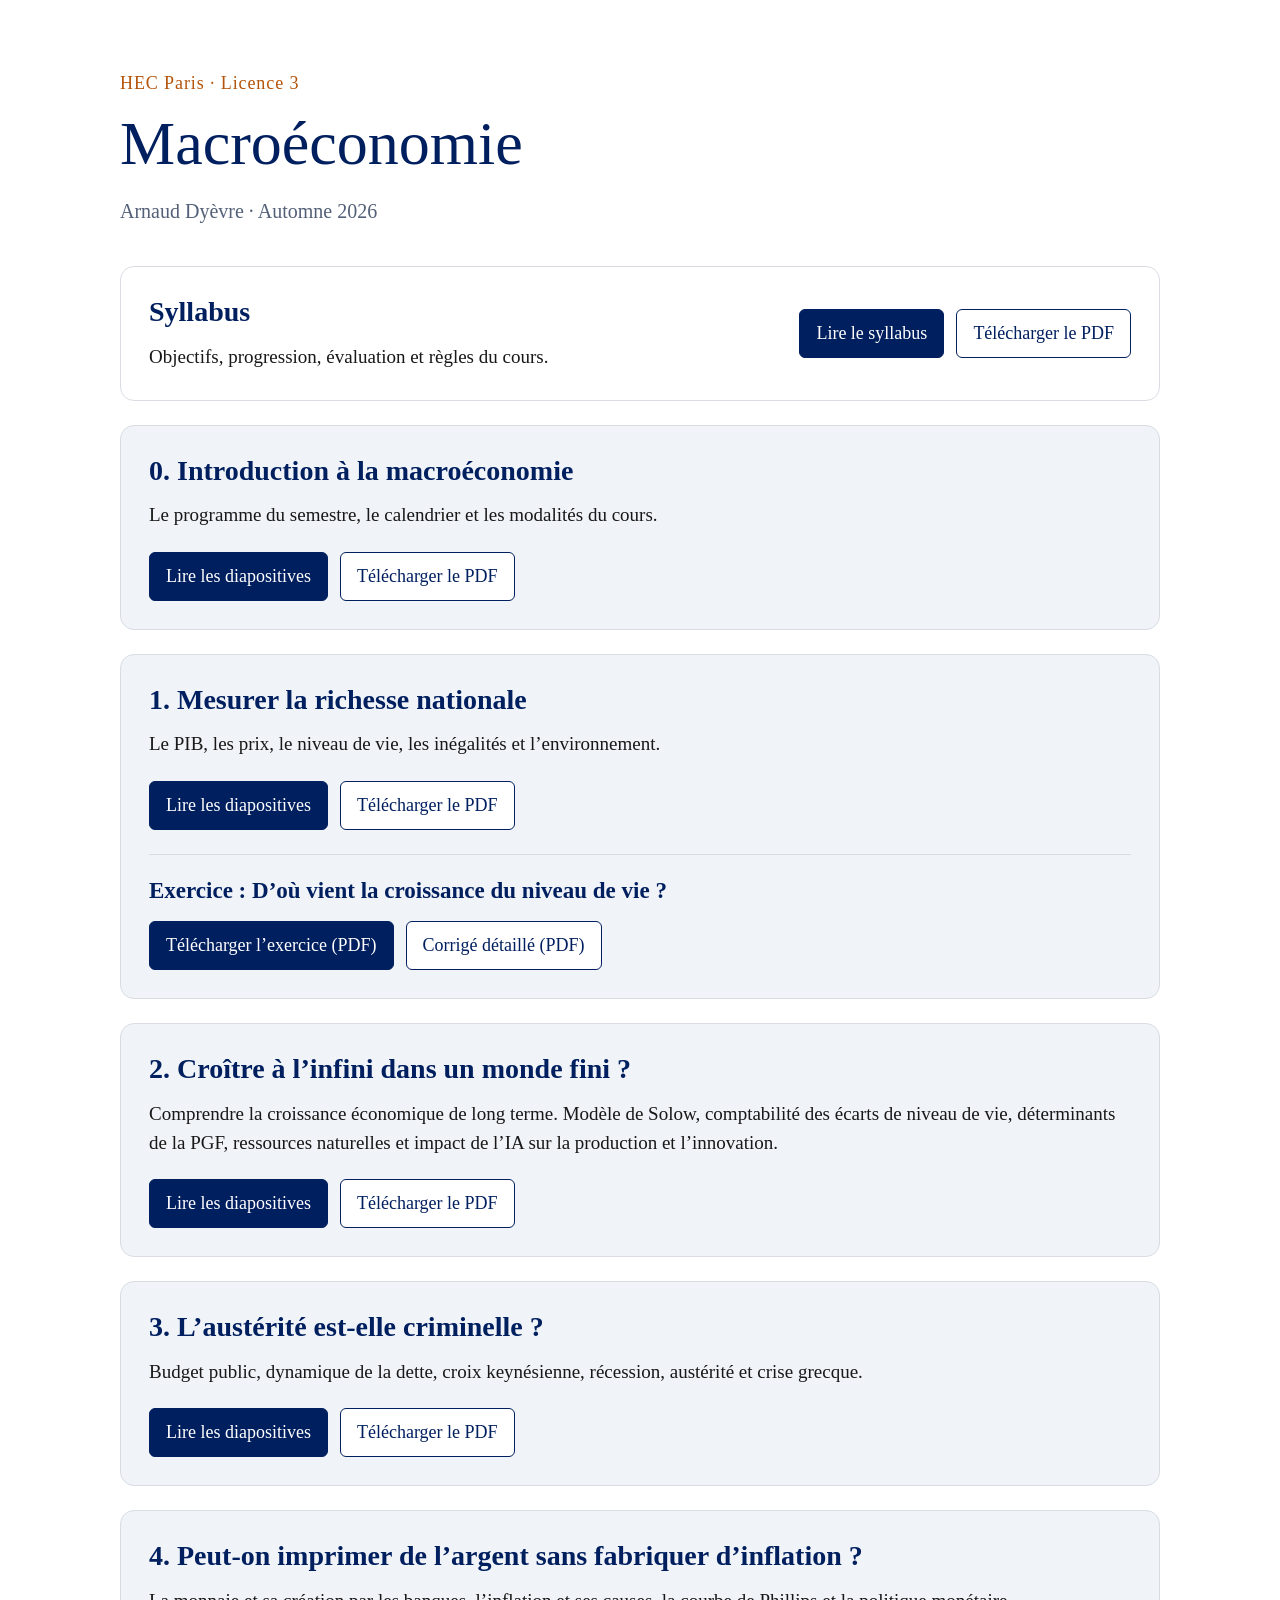
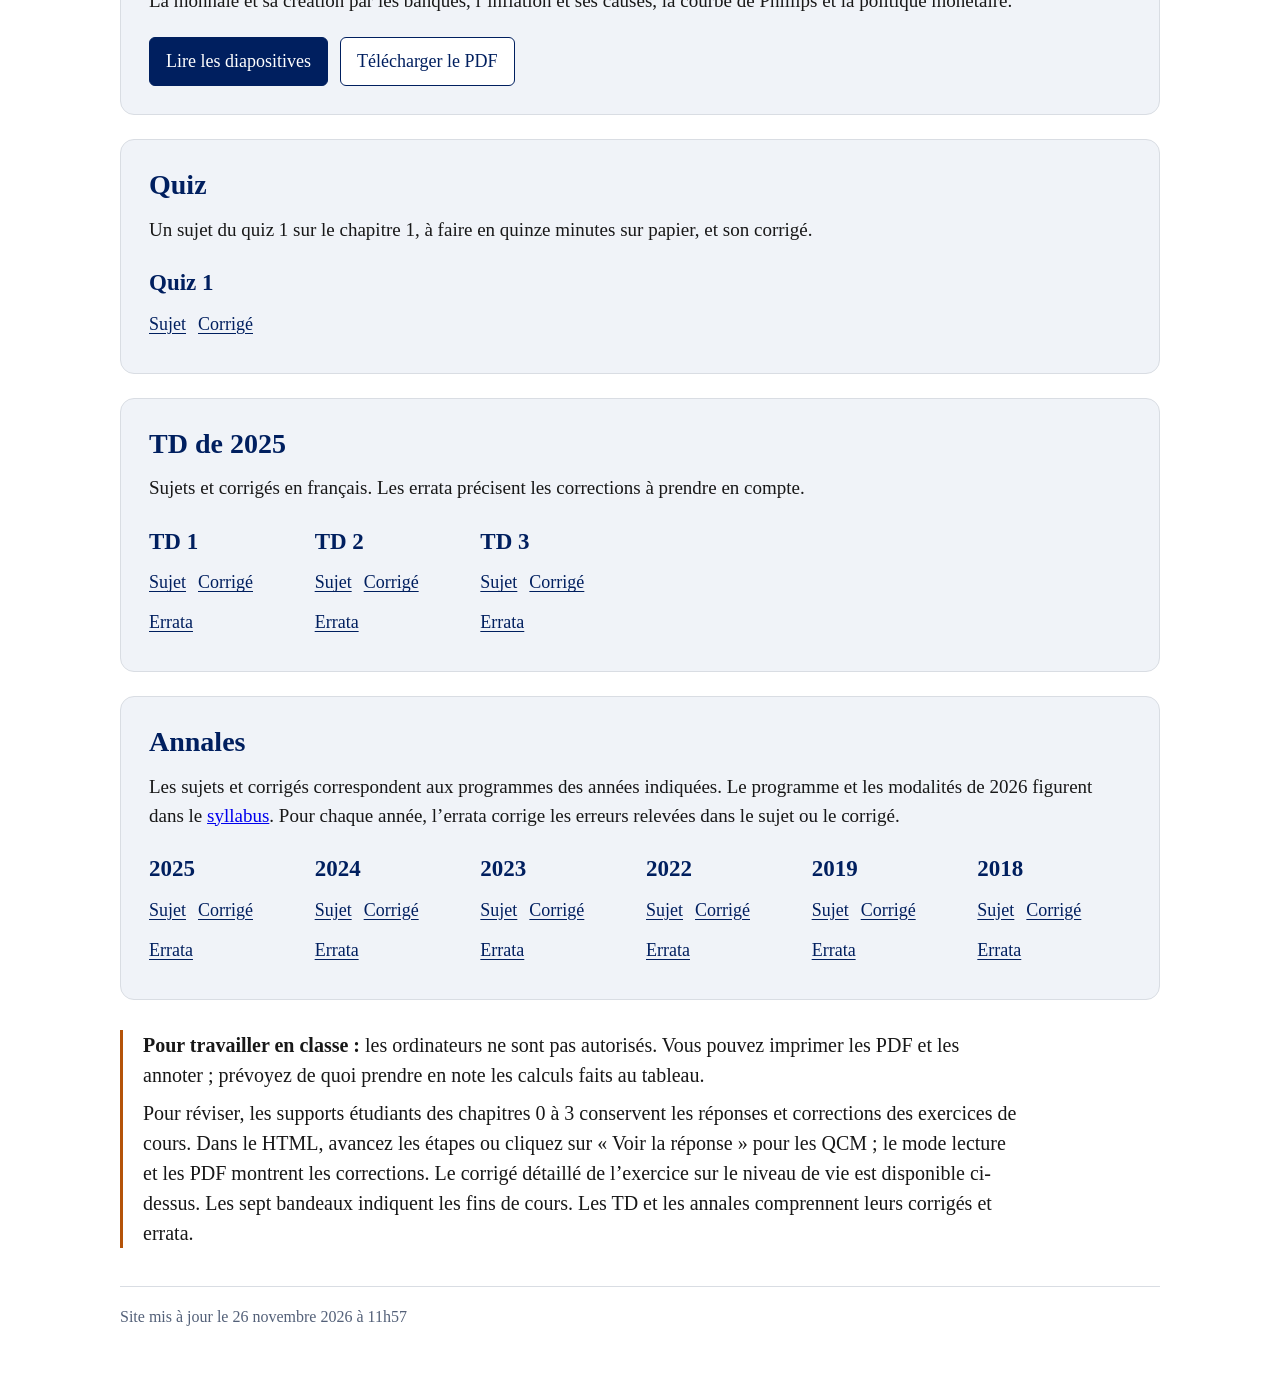
<file: index.html>
<!doctype html>
<html lang="fr">
<head>
  <meta charset="utf-8">
  <meta name="viewport" content="width=device-width, initial-scale=1">
  <meta name="description" content="Supports du cours de macroéconomie de Licence 3 à HEC Paris, Arnaud Dyèvre, automne 2026.">
  <title>Macroéconomie L3 · HEC Paris · Automne 2026</title>
  <style>
    :root{--navy:#001F5F;--accent:#B45309;--ink:#181818;--muted:#536078;--line:#D9DDE3;--blue:#F0F3F8}
    *{box-sizing:border-box}body{margin:0;background:#fff;color:var(--ink);font-family:Palatino,"Palatino Linotype","Book Antiqua",serif;font-size:20px;line-height:1.5}main{max-width:1100px;margin:auto;padding:70px 30px 45px}.label{color:var(--accent);font-size:18px;letter-spacing:.05em;margin:0 0 12px}h1{font-size:clamp(38px,6vw,62px);font-weight:normal;color:var(--navy);line-height:1.12;margin:0 0 18px}.byline{color:var(--muted);margin:0 0 40px}.resources{display:grid;grid-template-columns:minmax(0,1fr);gap:24px;margin:30px 0}article{border:1px solid var(--line);border-radius:14px;padding:28px;background:var(--blue)}article h2{font-size:28px;line-height:1.2;color:var(--navy);font-weight:600;margin:0 0 14px}article p{margin:0 0 22px;font-size:19px}.links{display:flex;flex-wrap:wrap;gap:12px}.links a{display:inline-block;padding:10px 16px;border:1px solid var(--navy);border-radius:6px;color:var(--navy);text-decoration:none;background:#fff;font-size:18px;min-height:48px}.links a:first-child{background:var(--navy);color:#fff}.links a:hover{box-shadow:0 0 0 2px var(--accent)}a:focus-visible{outline:3px solid var(--accent);outline-offset:4px}.syllabus{grid-column:1/-1;background:#fff;display:flex;align-items:center;justify-content:space-between;gap:25px}.syllabus p{margin:0}.notice{border-left:3px solid var(--accent);padding:0 0 0 20px;max-width:900px}.notice p{margin:8px 0}footer{margin-top:38px;color:var(--muted);font-size:16px;border-top:1px solid var(--line);padding-top:18px}@media(max-width:650px){main{padding:36px 20px}.resources{grid-template-columns:1fr}article{padding:24px}.syllabus{display:block}.syllabus .links{margin-top:20px}.byline{margin-bottom:30px}}
    .exercise{border-top:1px solid var(--line);margin-top:24px;padding-top:22px}.exercise h3{color:var(--navy);font-size:23px;line-height:1.25;font-weight:600;margin:0 0 16px}
    .annales-grid{display:grid;grid-template-columns:repeat(6,minmax(0,1fr));gap:22px 12px;list-style:none;margin:0;padding:0}.annales-grid strong{display:block;color:var(--navy);font-size:23px;font-weight:600;margin-bottom:4px}.annales-links{display:flex;flex-wrap:wrap;gap:0 12px}.annales-links a{color:var(--navy);font-size:18px;padding:6px 0;min-height:40px;text-underline-offset:3px}@media(max-width:850px){.annales-grid{grid-template-columns:repeat(3,minmax(0,1fr))}}@media(max-width:500px){.annales-grid{grid-template-columns:repeat(2,minmax(0,1fr))}}
  </style>
</head>
<body>
  <main>
    <header><p class="label">HEC Paris · Licence 3</p><h1>Macroéconomie</h1><p class="byline">Arnaud Dyèvre · Automne 2026</p></header>
    <div class="resources">
      <article class="syllabus"><div><h2>Syllabus</h2><p>Objectifs, progression, évaluation et règles du cours.</p></div><div class="links"><a href="syllabus.html">Lire le syllabus</a><a href="syllabus.pdf">Télécharger le PDF</a></div></article>
      <article><h2>0. Introduction à la macroéconomie</h2><p>Le programme du semestre, le calendrier et les modalités du cours.</p><div class="links"><a href="introduction/index.html">Lire les diapositives</a><a href="introduction/cours.pdf">Télécharger le PDF</a></div></article>
      <article><h2>1. Mesurer la richesse nationale</h2><p>Le PIB, les prix, le niveau de vie, les inégalités et l’environnement.</p><div class="links"><a href="chapitre-1/index.html">Lire les diapositives</a><a href="chapitre-1/cours.pdf">Télécharger le PDF</a></div><div class="exercise"><h3>Exercice : D’où vient la croissance du niveau de vie&nbsp;?</h3><div class="links"><a href="chapitre-1/exercices/niveau_vie_exercice_etudiant.pdf">Télécharger l’exercice (PDF)</a><a href="chapitre-1/exercices/niveau_vie_exercice_corrige.pdf">Corrigé détaillé (PDF)</a></div></div></article>
      <article><h2>2. Croître à l’infini dans un monde fini&nbsp;?</h2><p>Comprendre la croissance économique de long terme. Modèle de Solow, comptabilité des écarts de niveau de vie, déterminants de la PGF, ressources naturelles et impact de l’IA sur la production et l’innovation.</p><div class="links"><a href="chapitre-2/index.html">Lire les diapositives</a><a href="chapitre-2/cours.pdf">Télécharger le PDF</a></div></article>
      <article><h2>3. L’austérité est-elle criminelle&nbsp;?</h2><p>Budget public, dynamique de la dette, croix keynésienne, récession, austérité et crise grecque.</p><div class="links"><a href="chapitre-3/index.html">Lire les diapositives</a><a href="chapitre-3/cours.pdf">Télécharger le PDF</a></div></article>
      <article><h2>4. Peut-on imprimer de l’argent sans fabriquer d’inflation&nbsp;?</h2><p>La monnaie et sa création par les banques, l’inflation et ses causes, la courbe de Phillips et la politique monétaire.</p><div class="links"><a href="chapitre-4/index.html">Lire les diapositives</a><a href="chapitre-4/cours.pdf">Télécharger le PDF</a></div></article>
      <article id="quiz" aria-labelledby="quiz-title">
        <h2 id="quiz-title">Quiz</h2>
        <p>Un sujet du quiz 1 sur le chapitre 1, à faire en quinze minutes sur papier, et son corrigé.</p>
        <ul class="annales-grid" aria-label="Quiz et corrigé">
          <li><strong>Quiz 1</strong><div class="annales-links"><a href="quiz/quiz-1-sujet.pdf" aria-label="Sujet du quiz 1, PDF">Sujet</a><a href="quiz/quiz-1-corrige.pdf" aria-label="Corrigé du quiz 1, PDF">Corrigé</a></div></li>
        </ul>
      </article>
      <article id="td" aria-labelledby="td-title">
        <h2 id="td-title">TD de 2025</h2>
        <p>Sujets et corrigés en français. Les errata précisent les corrections à prendre en compte.</p>
        <ul class="annales-grid" aria-label="TD français de 2025 et corrigés">
          <li><strong>TD 1</strong><div class="annales-links"><a href="td/td1-2025-sujet.pdf" aria-label="Sujet du TD 1 en français, PDF">Sujet</a><a href="td/td1-2025-corrige.pdf" aria-label="Corrigé du TD 1 en français, PDF">Corrigé</a><a href="td/td1-2025-errata.pdf" aria-label="Errata du TD 1 en français, PDF">Errata</a></div></li>
          <li><strong>TD 2</strong><div class="annales-links"><a href="td/td2-2025-sujet.pdf" aria-label="Sujet du TD 2 en français, PDF">Sujet</a><a href="td/td2-2025-corrige.pdf" aria-label="Corrigé du TD 2 en français, PDF">Corrigé</a><a href="td/td2-2025-errata.pdf" aria-label="Errata du TD 2 en français, PDF">Errata</a></div></li>
          <li><strong>TD 3</strong><div class="annales-links"><a href="td/td3-2025-sujet.pdf" aria-label="Sujet du TD 3 en français, PDF">Sujet</a><a href="td/td3-2025-corrige.pdf" aria-label="Corrigé du TD 3 en français, PDF">Corrigé</a><a href="td/td3-2025-errata.pdf" aria-label="Errata du TD 3 en français, PDF">Errata</a></div></li>
        </ul>
      </article>
      <article id="annales" aria-labelledby="annales-title">
        <h2 id="annales-title">Annales</h2>
        <p>Les sujets et corrigés correspondent aux programmes des années indiquées. Le programme et les modalités de 2026 figurent dans le <a href="syllabus.html">syllabus</a>. Pour chaque année, l’errata corrige les erreurs relevées dans le sujet ou le corrigé.</p>
        <ul class="annales-grid" aria-label="Examens des années passées et corrigés">
          <li><strong>2025</strong><div class="annales-links"><a href="annales/examen-2025-sujet.pdf" aria-label="Sujet 2025 en français, PDF">Sujet</a><a href="annales/examen-2025-corrige.pdf" aria-label="Corrigé 2025 en français, PDF">Corrigé</a><a href="annales/errata-2025.pdf" aria-label="Errata 2025 en français, PDF">Errata</a></div></li>
          <li><strong>2024</strong><div class="annales-links"><a href="annales/examen-2024-sujet.pdf" aria-label="Sujet 2024 en français, PDF">Sujet</a><a href="annales/examen-2024-corrige.pdf" aria-label="Corrigé 2024 en français, PDF">Corrigé</a><a href="annales/errata-2024.pdf" aria-label="Errata 2024 en français, PDF">Errata</a></div></li>
          <li><strong>2023</strong><div class="annales-links"><a href="annales/examen-2023-sujet.pdf" aria-label="Sujet 2023 en français, PDF">Sujet</a><a href="annales/examen-2023-corrige.pdf" aria-label="Corrigé 2023 en français, PDF">Corrigé</a><a href="annales/errata-2023.pdf" aria-label="Errata 2023 en français, PDF">Errata</a></div></li>
          <li><strong>2022</strong><div class="annales-links"><a href="annales/examen-2022-sujet.pdf" aria-label="Sujet 2022 en français, PDF">Sujet</a><a href="annales/examen-2022-corrige.pdf" aria-label="Corrigé 2022 en français, PDF">Corrigé</a><a href="annales/errata-2022.pdf" aria-label="Errata 2022 en français, PDF">Errata</a></div></li>
          <li><strong>2019</strong><div class="annales-links"><a href="annales/examen-2019-sujet.pdf" aria-label="Sujet 2019 en français, PDF">Sujet</a><a href="annales/examen-2019-corrige.pdf" aria-label="Corrigé 2019 en anglais, PDF">Corrigé</a><a href="annales/errata-2019.pdf" aria-label="Errata 2019 en français, PDF">Errata</a></div></li>
          <li><strong>2018</strong><div class="annales-links"><a href="annales/examen-2018-sujet.pdf" aria-label="Sujet 2018 en français, PDF">Sujet</a><a href="annales/examen-2018-corrige.pdf" aria-label="Corrigé 2018 en anglais, PDF">Corrigé</a><a href="annales/errata-2018.pdf" aria-label="Errata 2018 en français, PDF">Errata</a></div></li>
        </ul>
      </article>
    </div>
    <div class="notice"><p><strong>Pour travailler en classe :</strong> les ordinateurs ne sont pas autorisés. Vous pouvez imprimer les PDF et les annoter ; prévoyez de quoi prendre en note les calculs faits au tableau.</p><p>Pour réviser, les supports étudiants des chapitres 0 à 3 conservent les réponses et corrections des exercices de cours. Dans le HTML, avancez les étapes ou cliquez sur « Voir la réponse » pour les QCM ; le mode lecture et les PDF montrent les corrections. Le corrigé détaillé de l’exercice sur le niveau de vie est disponible ci-dessus. Les sept bandeaux indiquent les fins de cours. Les TD et les annales comprennent leurs corrigés et errata.</p></div>
    <footer>Site mis à jour le <time datetime="2026-11-26">26 novembre 2026</time> à 11h57</footer>
  </main>
</body>
</html>
</file>
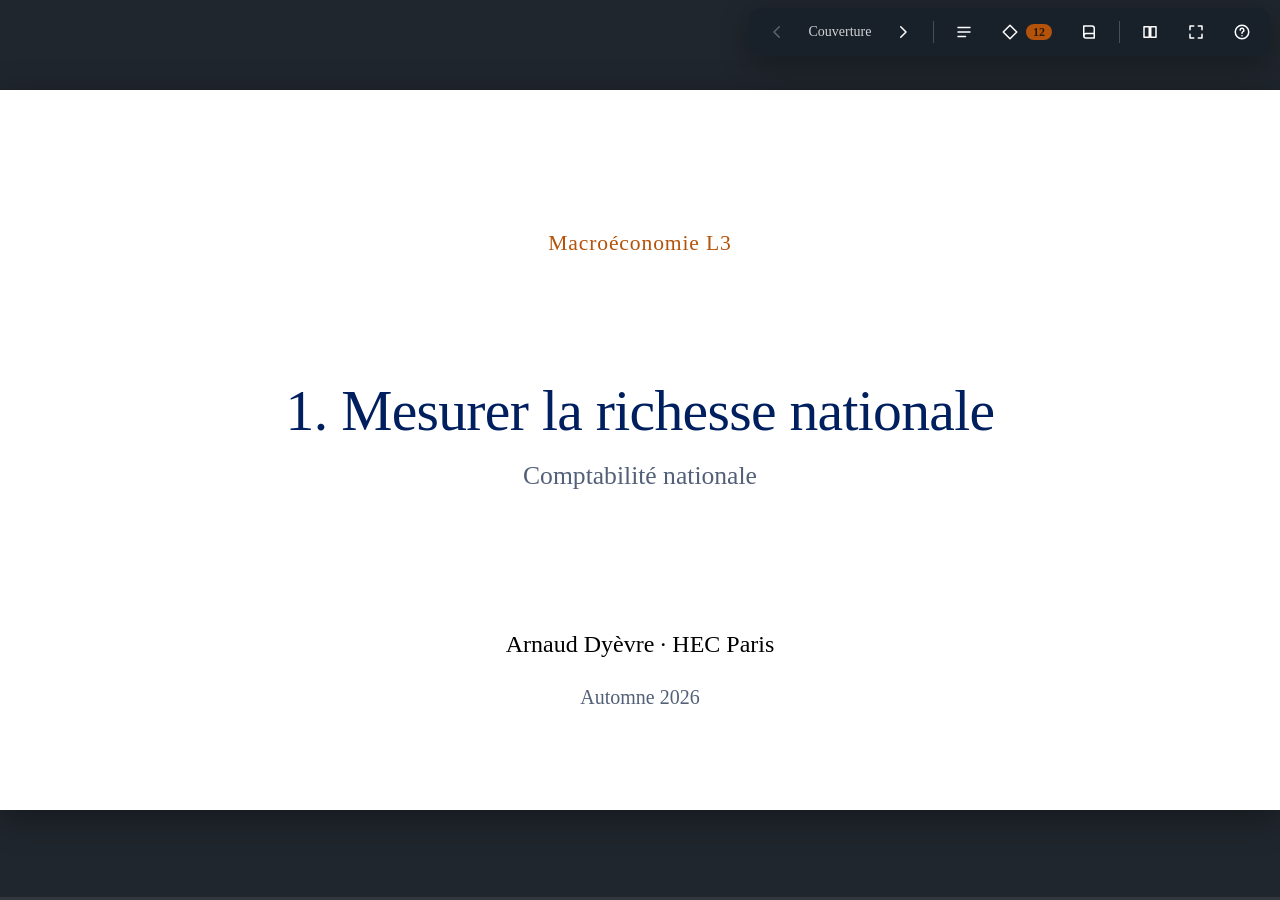
<file: chapitre-1/index.html>
<!doctype html><html lang="fr"><head><meta charset="utf-8"><meta name="viewport" content="width=device-width,initial-scale=1"><meta name="description" content="Macroéconomie L3 — Chapitre 1. Support étudiant de révision avec réponses et corrections des exercices intégrés."><title>1. Mesurer la richesse nationale</title><link rel="stylesheet" href="style.css"></head><body class="proj"><noscript>Activez JavaScript pour lire les diapositives interactives, ou téléchargez <a href="cours.pdf">le PDF</a>.</noscript><script>window.DECK_MODE="etudiant";window.DECK_VARIANT="projection";window.COURSE={title:"1. Mesurer la richesse nationale",chapter:"Chapitre 1",subtitle:"Macroéconomie L3 · HEC Paris",author:"Arnaud Dyèvre"};</script><script src="data.js"></script><script src="runtime.js"></script></body></html>
</file>
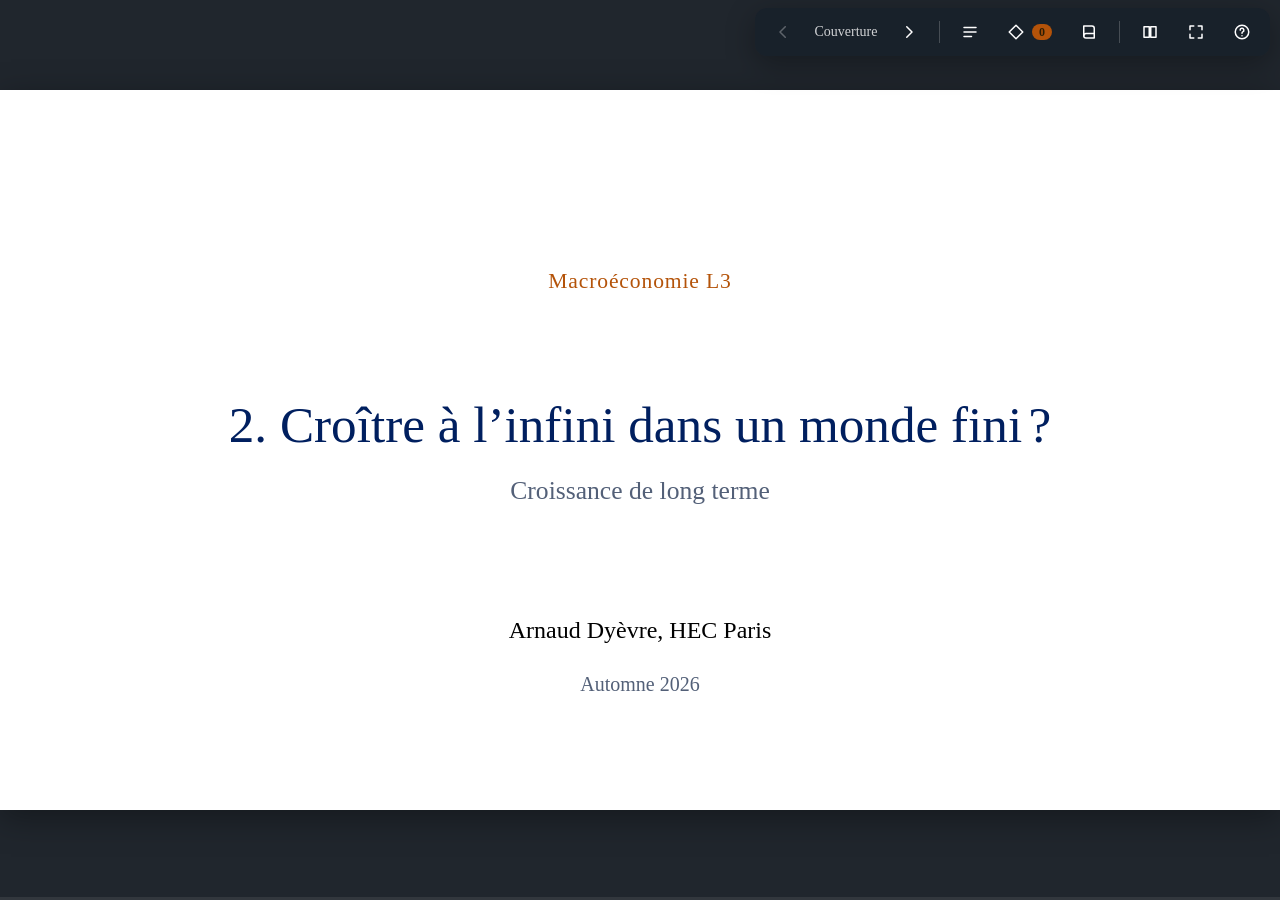
<file: chapitre-2/index.html>
<!doctype html>
<html lang="fr">
<head>
  <meta charset="utf-8">
  <meta name="viewport" content="width=device-width,initial-scale=1">
  <meta name="description" content="Macroéconomie L3 HEC 2026 : Croître à l’infini dans un monde fini ? Modèle de Solow, comptabilité de la croissance, contenu de la PGF, impact de l’IA sur la croissance et conclusion, support étudiant.">
  <title>2. Croître à l’infini dans un monde fini ?</title>
  <link rel="stylesheet" href="graphiques.css">
  <link rel="stylesheet" href="session0.css">
  <link rel="stylesheet" href="navigation.css">
  <link rel="stylesheet" href="exercices.css">
  <link rel="stylesheet" href="citations_intro.css">
  <link rel="stylesheet" href="croissance.css">
  <link rel="stylesheet" href="comptabilite.css">
  <link rel="stylesheet" href="pgf.css">
  <link rel="stylesheet" href="monde_fini.css">
  <link rel="stylesheet" href="ia.css">
  <link rel="stylesheet" href="conclusion.css">
</head>
<body class="proj">
  <noscript>Activer JavaScript pour consulter les diapositives interactives, ou télécharger <a href="cours.pdf">le PDF</a>.</noscript>
  <script>window.DECK_MODE='etudiant'; window.DECK_VARIANT='projection';</script>
  <script src="graphiques.js"></script>
  <script src="navigation.js"></script>
  <script src="data/introduction_solow.js"></script>
  <script src="data/maddison_long_terme.js"></script>
  <script src="data/croissance_pays.js"></script>
  <script src="data/anthropic_scenarios.js"></script>
  <script src="croissance_commun.js"></script>
  <script src="introduction.js"></script>
  <script src="solow_surface3d.js"></script>
  <script src="solow_fondements.js"></script>
  <script src="solow_modele.js"></script>
  <script src="solow_dynamique.js"></script>
  <script src="data/comptabilite_niveaux.js"></script>
  <script src="comptabilite.js"></script>
  <script src="data/pgf.js"></script>
  <script src="pgf.js"></script>
  <script src="monde_fini.js"></script>
  <script src="data/ia.js"></script>
  <script src="ia_modele.js"></script>
  <script src="ia.js"></script>
  <script src="conclusion.js"></script>
  <script src="croissance_assemblage.js"></script>
</body>
</html>
</file>
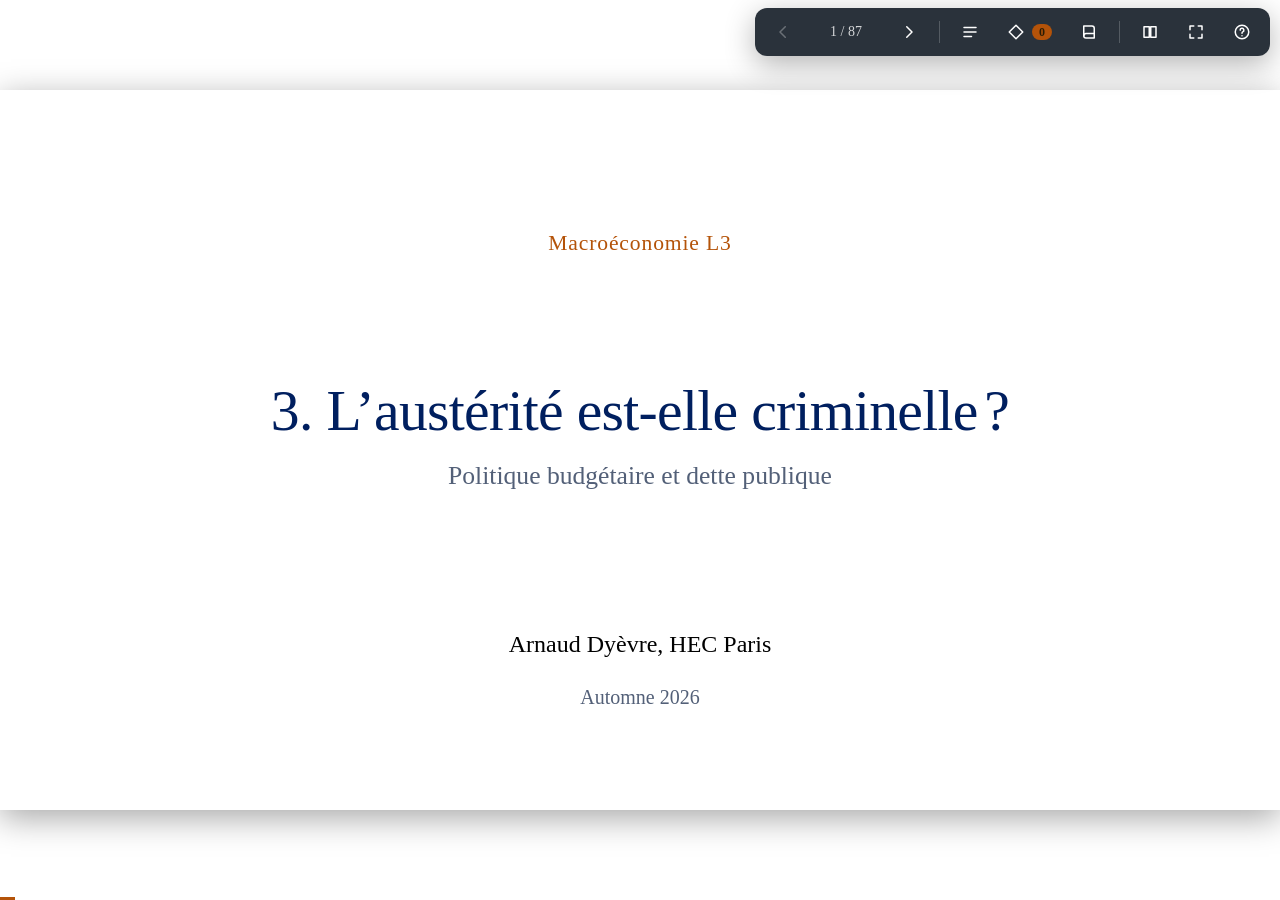
<file: chapitre-3/index.html>
<!doctype html><html lang="fr"><head><meta charset="utf-8"><meta name="viewport" content="width=device-width,initial-scale=1"><title>3. L’austérité est-elle criminelle ?</title><link rel="stylesheet" href="style.css"></head><body class="proj"><noscript>Activez JavaScript pour lire les diapositives interactives, ou téléchargez <a href="cours.pdf">le PDF</a>.</noscript><script>window.DECK_MODE="etudiant";window.DECK_VARIANT="projection";</script><script src="data.js"></script><script src="runtime.js"></script></body></html>
</file>
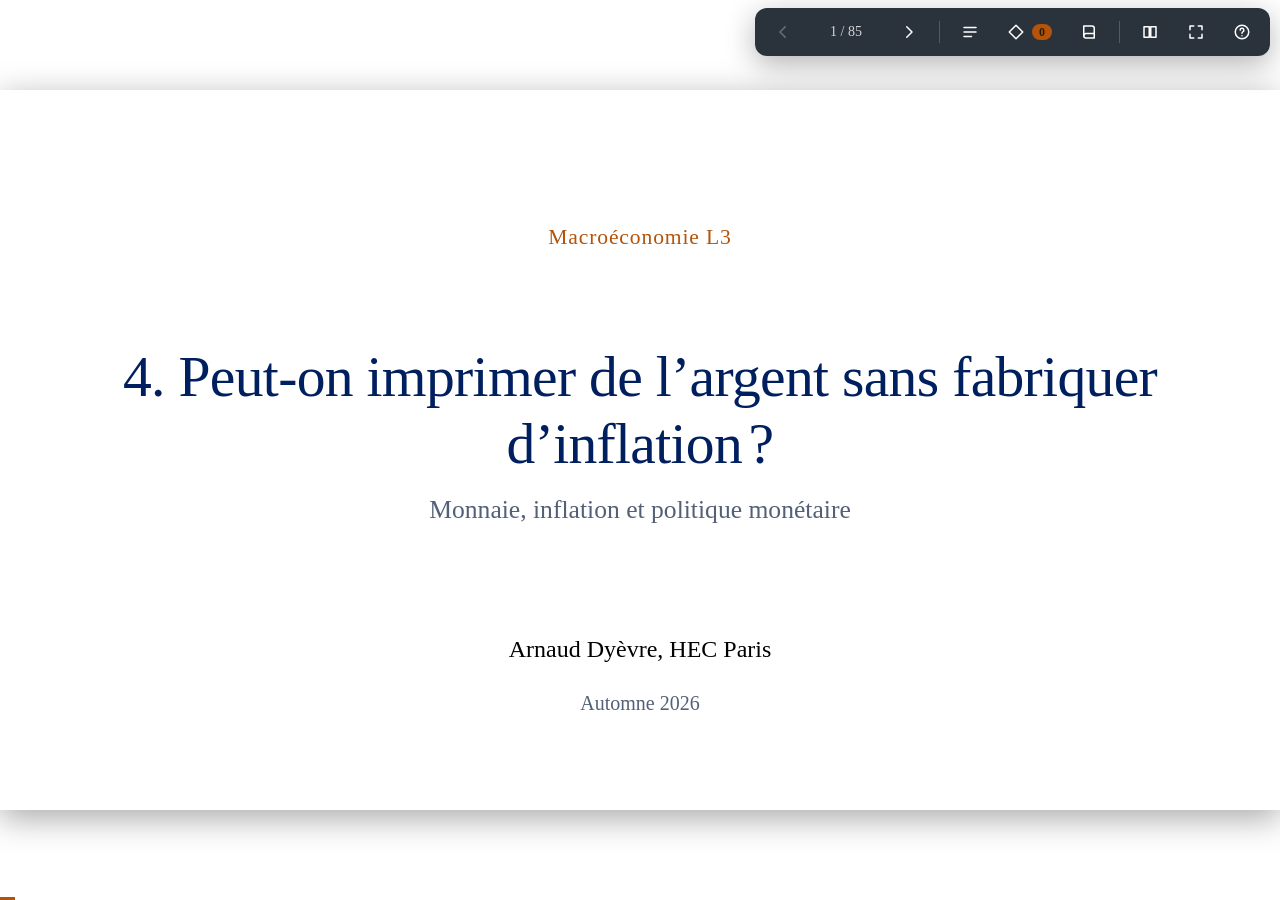
<file: chapitre-4/index.html>
<!doctype html><html lang="fr"><head><meta charset="utf-8"><meta name="viewport" content="width=device-width,initial-scale=1"><title>4. Peut-on imprimer de l’argent sans fabriquer d’inflation ?</title><link rel="stylesheet" href="style.css"></head><body class="proj"><noscript>Activez JavaScript pour lire les diapositives interactives, ou téléchargez <a href="cours.pdf">le PDF</a>.</noscript><script>window.DECK_MODE="etudiant";window.DECK_VARIANT="projection";</script><script src="data.js"></script><script src="runtime.js"></script></body></html>
</file>
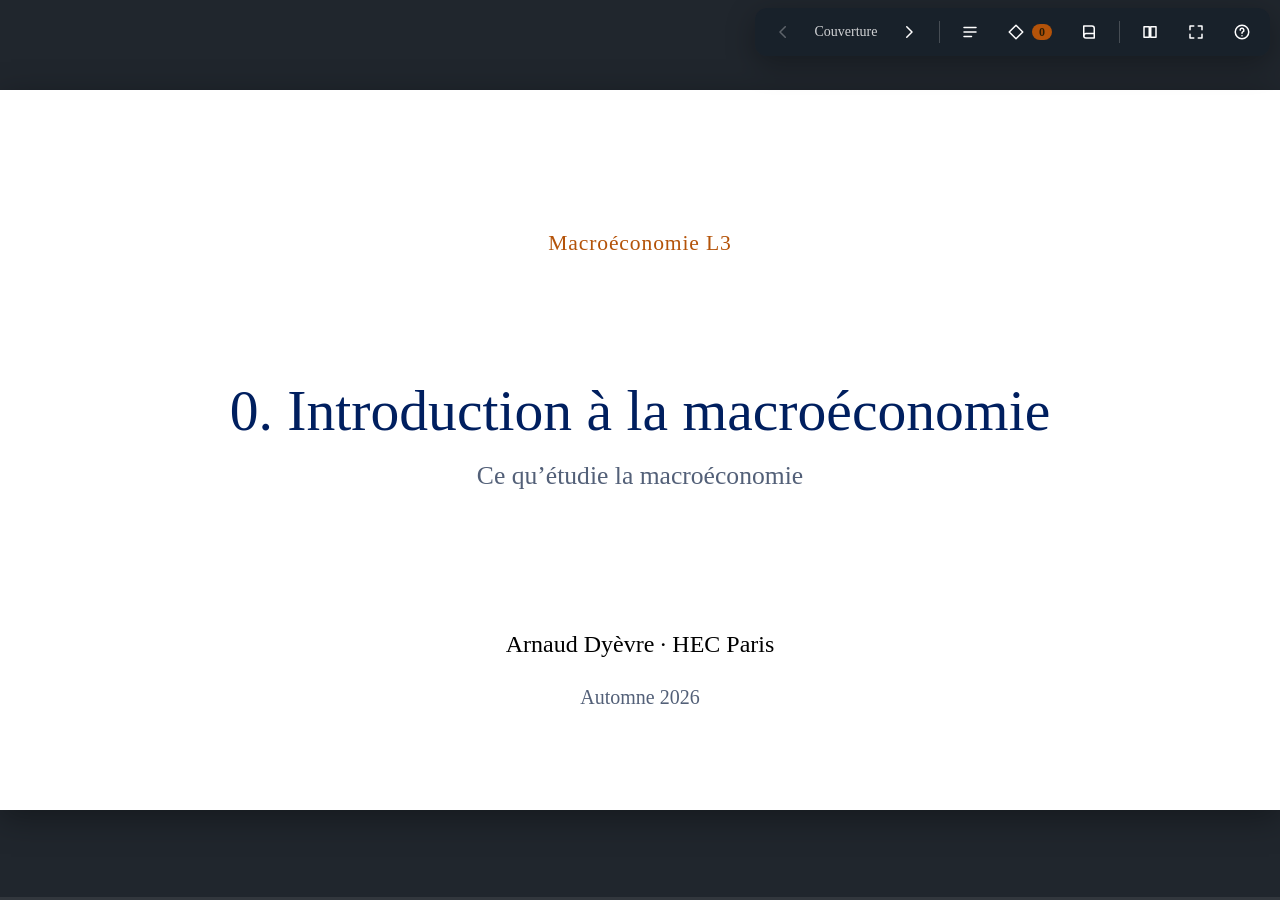
<file: introduction/index.html>
<!doctype html>
<html lang="fr">
<head>
  <meta charset="utf-8">
  <meta name="viewport" content="width=device-width,initial-scale=1">
  <meta name="author" content="Arnaud Dyèvre">
  <meta name="description" content="Introduction au cours de macroéconomie, HEC Paris, Licence 3, automne 2026. Diapositives du cours.">
  <title>Macroéconomie · Session 0 · HEC Paris L3 2026</title>
  <link rel="stylesheet" href="graphiques.css">
  <link rel="stylesheet" href="session0.css">
  <link rel="stylesheet" href="navigation.css">
  <link rel="stylesheet" href="../exercices.css">
</head>
<body class="proj">
  <noscript>Activez JavaScript pour lire les diapositives, ou téléchargez <a href="cours.pdf">le PDF</a>.</noscript>
  <script>window.DECK_MODE = 'etudiant'; window.DECK_VARIANT = 'projection';</script>
  <script src="graphiques.js"></script>
  <script src="data/oat10_series.js"></script>
  <script src="session0.js"></script>
  <script src="session0_deck.js"></script>
  <script src="navigation.js"></script>
  <script src="session0_graphiques.js"></script>
</body>
</html>
</file>
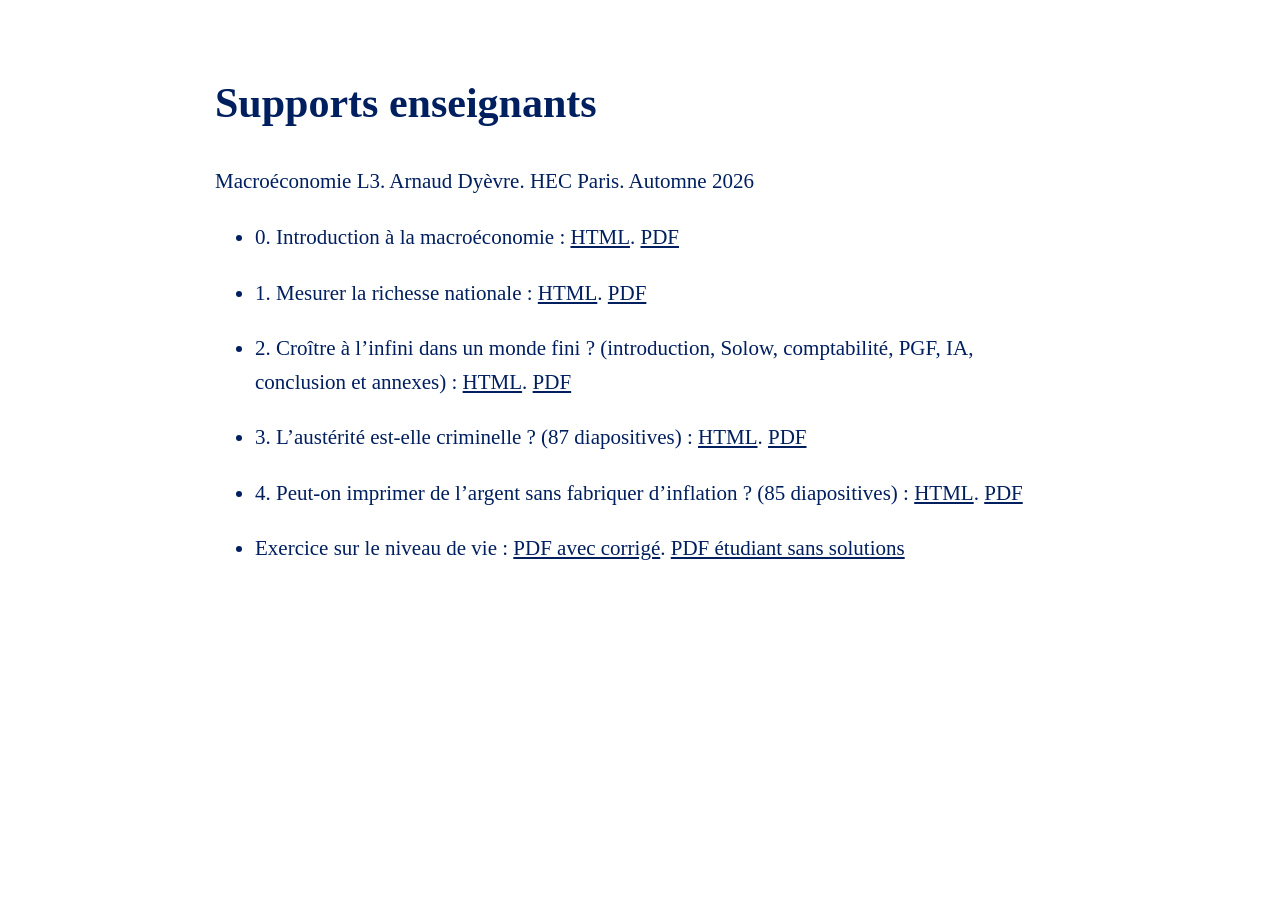
<file: supports-enseignant-362f9e78756efc9147313d8e/index.html>
<!doctype html><html lang="fr"><head><meta charset="utf-8"><meta name="viewport" content="width=device-width,initial-scale=1"><meta name="robots" content="noindex,nofollow,noarchive"><title>Supports enseignants : Macroéconomie L3</title><style>body{max-width:850px;margin:70px auto;padding:0 24px;font:21px/1.6 Palatino,serif;color:#001F5F}a{color:inherit}li{margin:22px 0}</style></head><body><h1>Supports enseignants</h1><p>Macroéconomie L3. Arnaud Dyèvre. HEC Paris. Automne 2026</p><ul>
      <li>0. Introduction à la macroéconomie : <a rel="nofollow" href="session-0/index.html">HTML</a>. <a rel="nofollow" href="session-0/cours.pdf">PDF</a></li>
      <li>1. Mesurer la richesse nationale : <a rel="nofollow" href="session-1/index.html">HTML</a>. <a rel="nofollow" href="session-1/cours.pdf">PDF</a></li>
      <li>2. Croître à l’infini dans un monde fini ? (introduction, Solow, comptabilité, PGF, IA, conclusion et annexes) : <a rel="nofollow" href="session-2/index.html">HTML</a>. <a rel="nofollow" href="session-2/cours.pdf">PDF</a></li>
      <li>3. L’austérité est-elle criminelle ? (87 diapositives) : <a rel="nofollow" href="session-3/index.html">HTML</a>. <a rel="nofollow" href="session-3/cours.pdf">PDF</a></li>
      <li>4. Peut-on imprimer de l’argent sans fabriquer d’inflation ? (85 diapositives) : <a rel="nofollow" href="session-4/index.html">HTML</a>. <a rel="nofollow" href="session-4/cours.pdf">PDF</a></li>
      <li>Exercice sur le niveau de vie : <a rel="nofollow" href="session-1/exercices/niveau_vie_exercice_corrige.pdf">PDF avec corrigé</a>. <a rel="nofollow" href="https://arnauddyevre.github.io/macroeconomie-l3-2026/chapitre-1/exercices/niveau_vie_exercice_etudiant.pdf">PDF étudiant sans solutions</a></li>
    </ul></body></html>
</file>
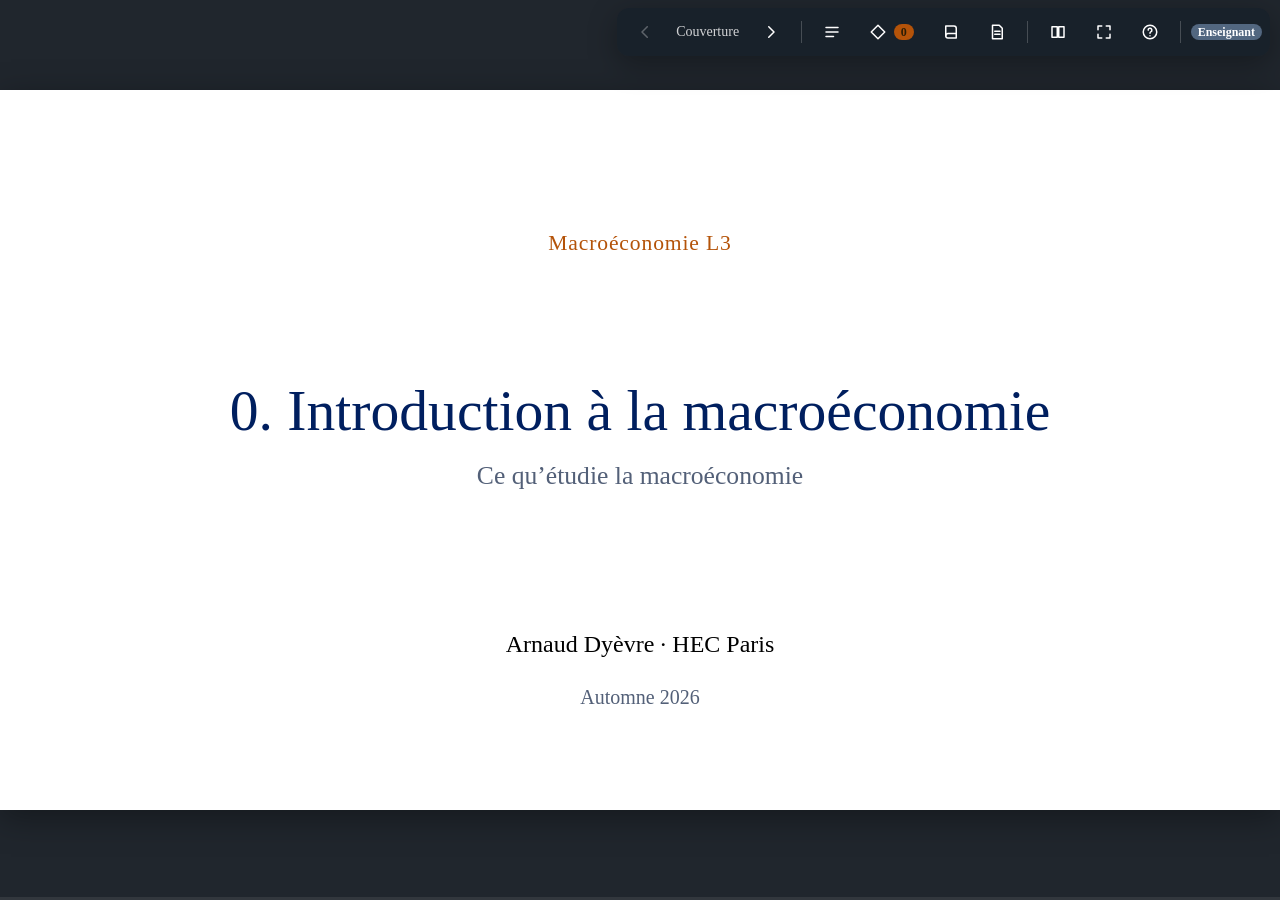
<file: supports-enseignant-362f9e78756efc9147313d8e/session-0/index.html>
<!doctype html>
<html lang="fr">
<head><meta name="robots" content="noindex,nofollow,noarchive">
  <meta charset="utf-8">
  <meta name="viewport" content="width=device-width,initial-scale=1">
  <meta name="author" content="Arnaud Dyèvre">
  <meta name="description" content="Introduction au cours de macroéconomie, HEC Paris, Licence 3, automne 2026. Support enseignant de relecture.">
  <title>Macroéconomie · Session 0 · HEC Paris L3 2026</title>
  <link rel="stylesheet" href="graphiques.css">
  <link rel="stylesheet" href="session0.css">
  <link rel="stylesheet" href="navigation.css">
  <link rel="stylesheet" href="../exercices.css">
</head>
<body class="proj">
  <noscript>Activez JavaScript pour lire les diapositives, ou téléchargez <a href="cours.pdf">le PDF</a>.</noscript>
  <script>window.DECK_MODE = 'enseignant'; window.DECK_VARIANT = 'projection';</script>
  <script src="graphiques.js"></script>
  <script src="data/oat10_series.js"></script>
  <script src="session0.js"></script>
  <script src="session0_deck.js"></script>
  <script src="navigation.js"></script>
  <script src="session0_graphiques.js"></script>
<script src="publication-links.js"></script></body>
</html>
</file>
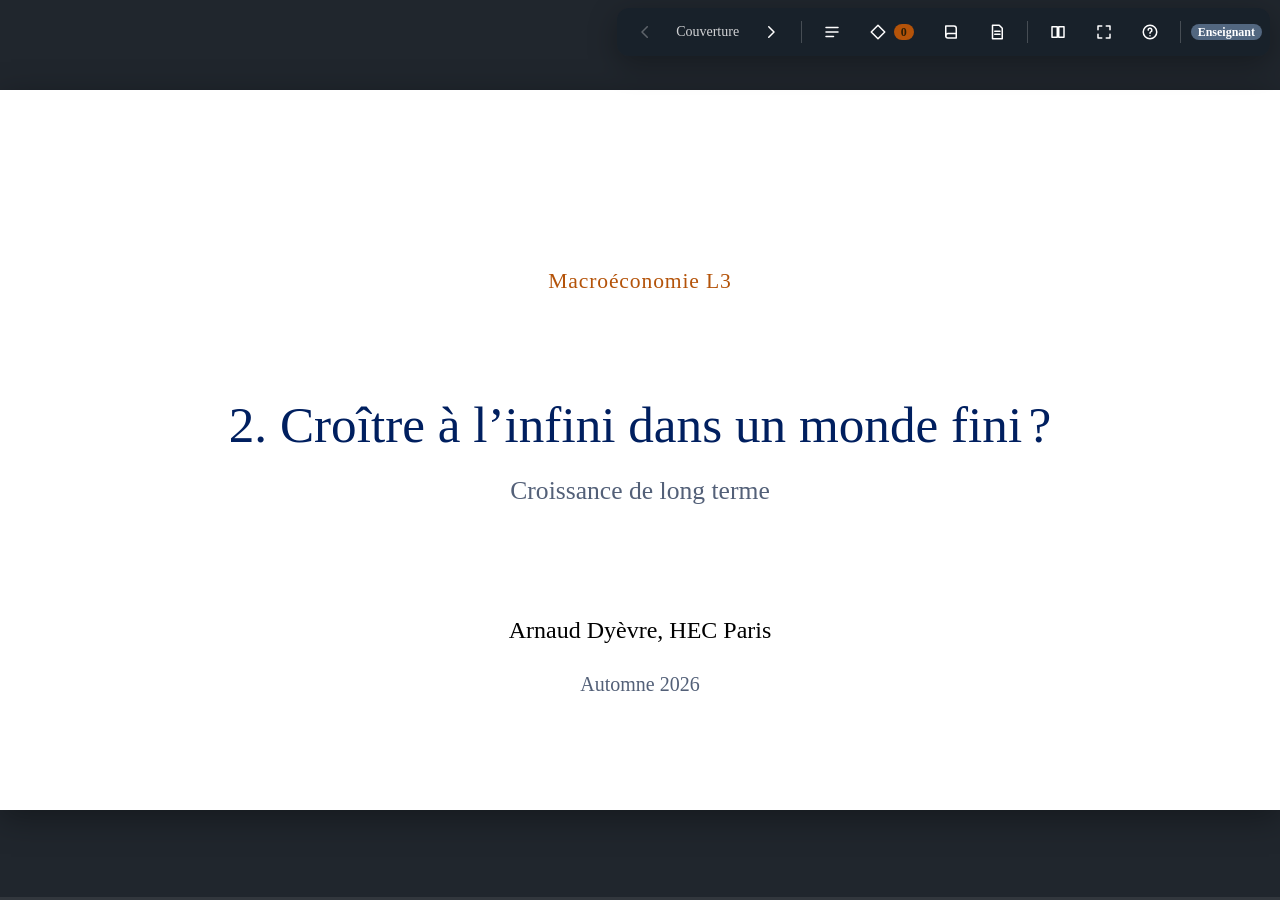
<file: supports-enseignant-362f9e78756efc9147313d8e/session-2/index.html>
<!doctype html>
<html lang="fr">
<head><meta name="robots" content="noindex,nofollow,noarchive">
  <meta charset="utf-8">
  <meta name="viewport" content="width=device-width,initial-scale=1">
  <meta name="description" content="Macroéconomie L3 HEC 2026 : Croître à l’infini dans un monde fini ? Modèle de Solow, comptabilité de la croissance, contenu de la PGF, impact de l’IA sur la croissance et conclusion, version enseignante de travail.">
  <title>2. Croître à l’infini dans un monde fini ?</title>
  <link rel="stylesheet" href="common/graphiques.css">
  <link rel="stylesheet" href="common/session0.css">
  <link rel="stylesheet" href="common/navigation.css">
  <link rel="stylesheet" href="../exercices.css">
  <link rel="stylesheet" href="citations_intro.css">
  <link rel="stylesheet" href="croissance.css">
  <link rel="stylesheet" href="comptabilite.css">
  <link rel="stylesheet" href="pgf.css">
  <link rel="stylesheet" href="monde_fini.css">
  <link rel="stylesheet" href="ia.css">
  <link rel="stylesheet" href="conclusion.css">
</head>
<body class="proj">
  <noscript>Activer JavaScript pour consulter les diapositives interactives.</noscript>
  <script>window.DECK_MODE='enseignant'; window.DECK_VARIANT='projection';</script>
  <script src="common/graphiques.js"></script>
  <script src="common/navigation.js"></script>
  <script src="data/introduction_solow.js"></script>
  <script src="data/maddison_long_terme.js"></script>
  <script src="data/croissance_pays.js"></script>
  <script src="data/anthropic_scenarios.js"></script>
  <script src="croissance_commun.js"></script>
  <script src="introduction.js"></script>
  <script src="solow_surface3d.js"></script>
  <script src="solow_fondements.js"></script>
  <script src="solow_modele.js"></script>
  <script src="solow_dynamique.js"></script>
  <script src="data/comptabilite_niveaux.js"></script>
  <script src="comptabilite.js"></script>
  <script src="data/pgf.js"></script>
  <script src="pgf.js"></script>
  <script src="monde_fini.js"></script>
  <script src="data/ia.js"></script>
  <script src="ia_modele.js"></script>
  <script src="ia.js"></script>
  <script src="conclusion.js"></script>
  <script src="croissance_assemblage.js"></script>
<script src="publication-links.js"></script></body>
</html>
</file>
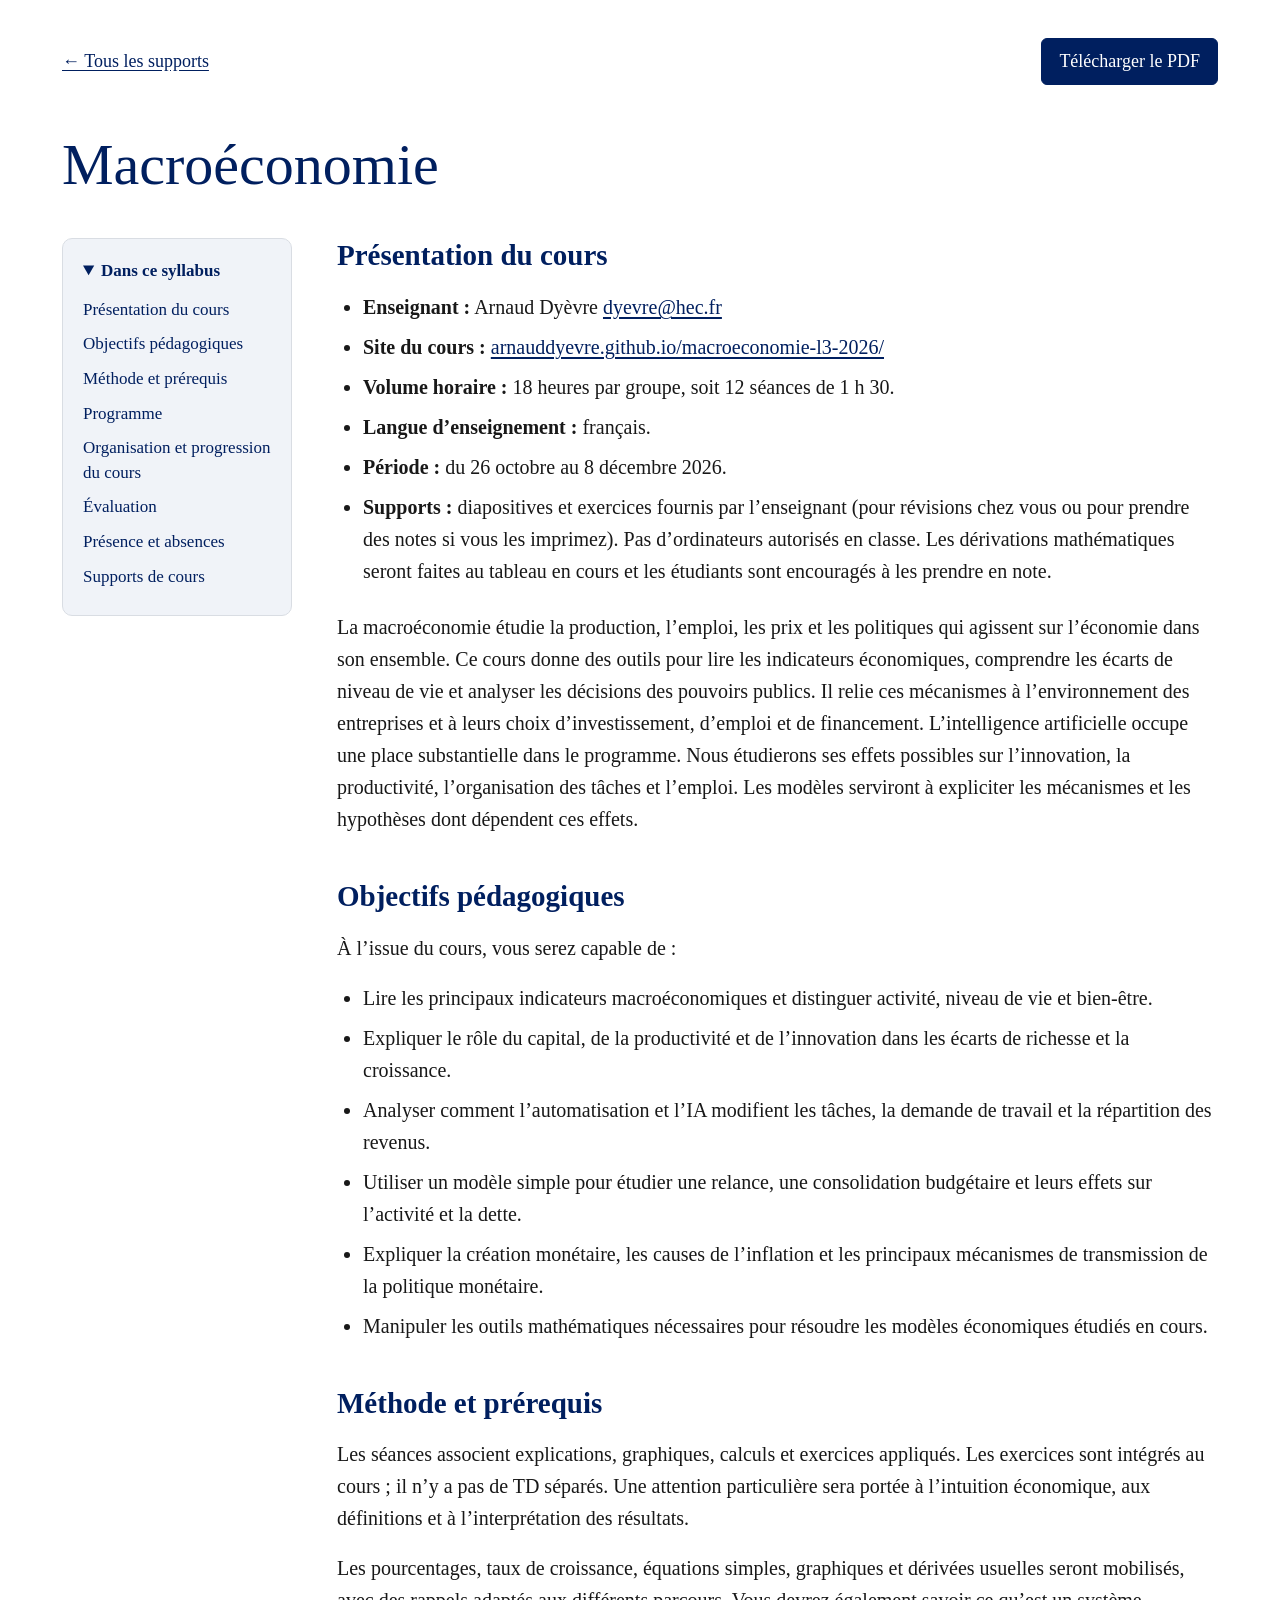
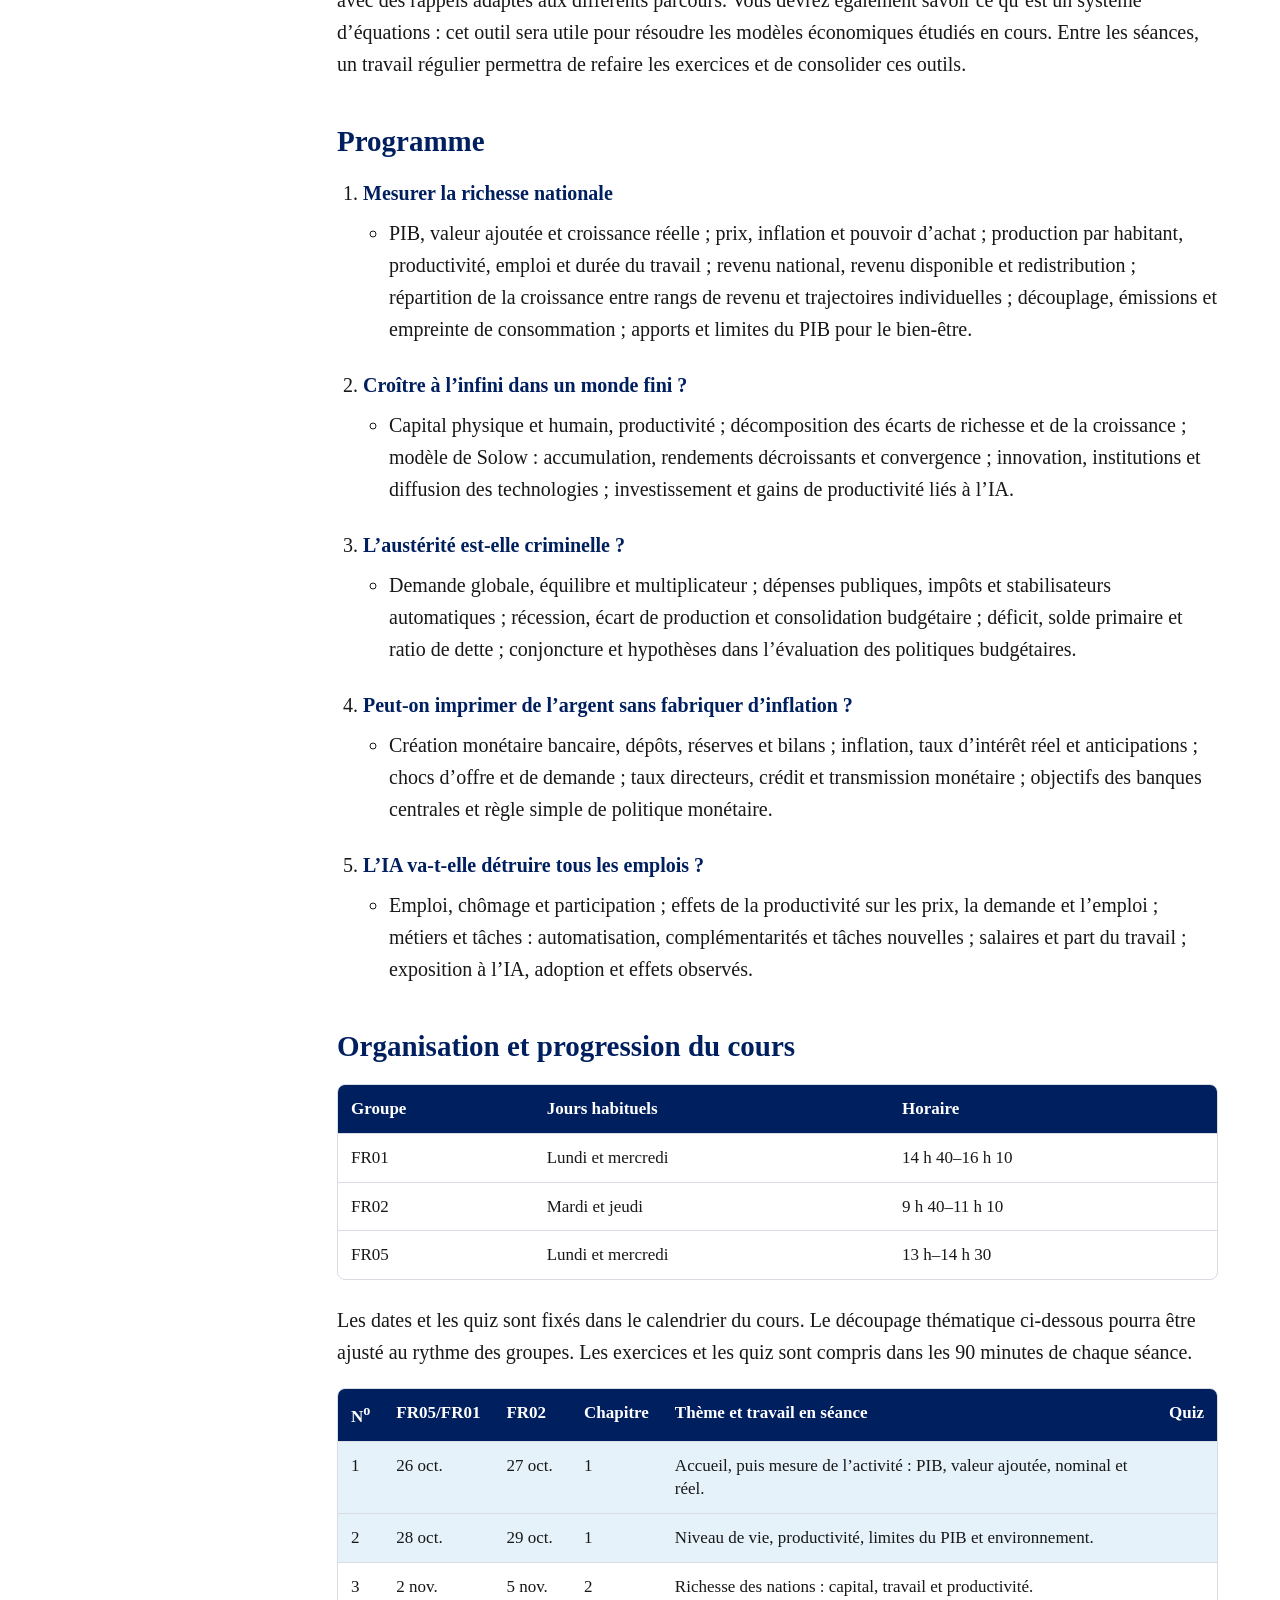
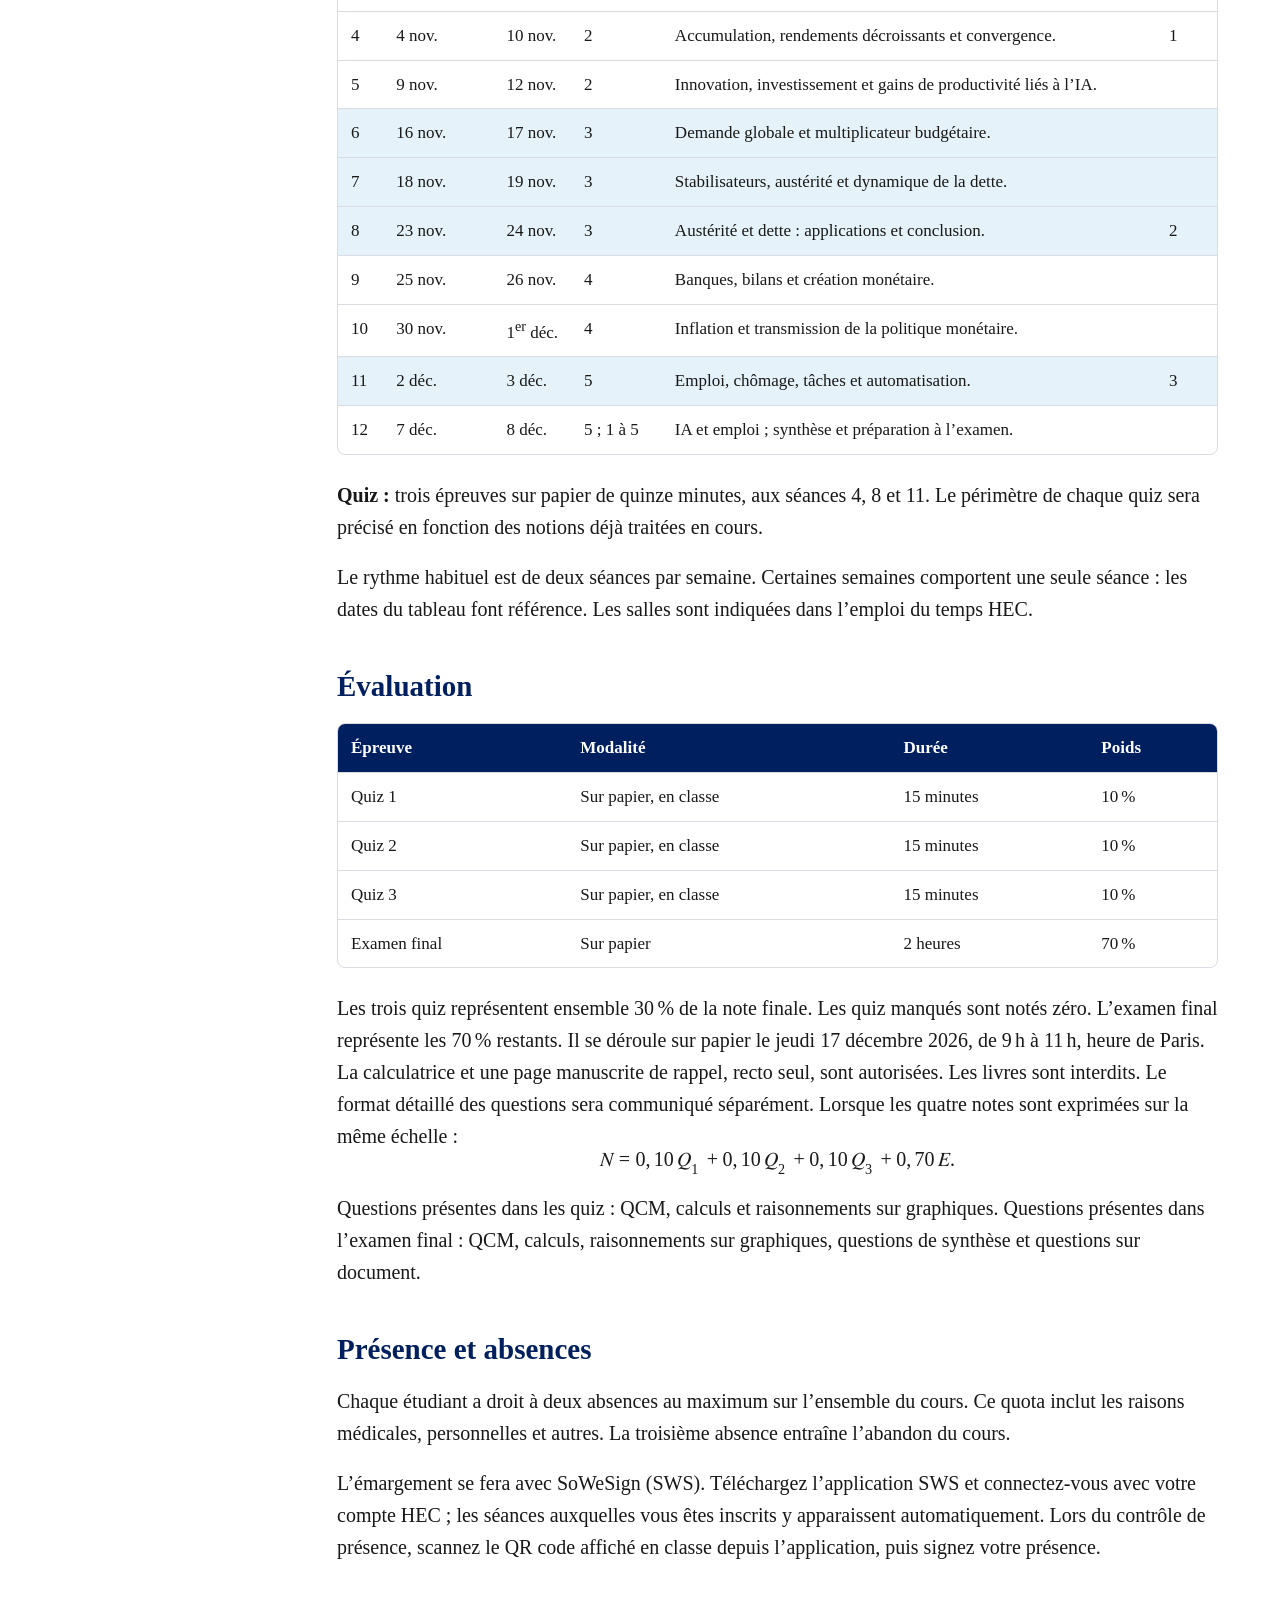
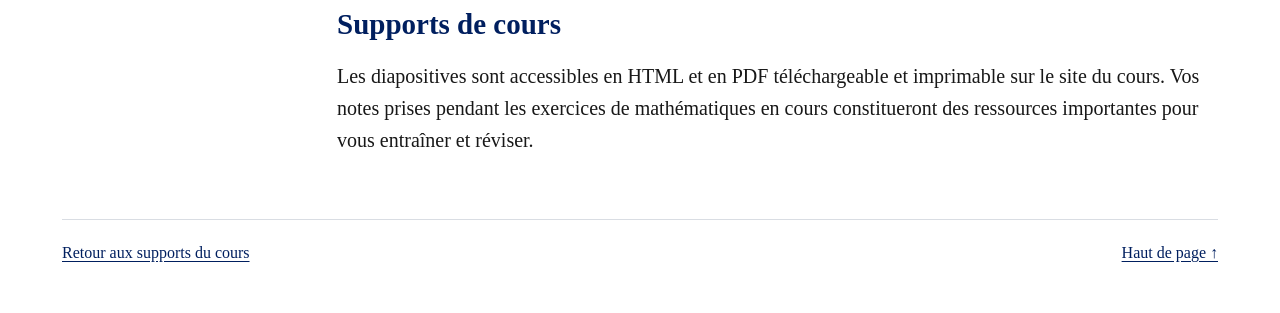
<file: syllabus.html>
<!doctype html>
<html lang="fr">
<head>
  <meta charset="utf-8">
  <meta name="viewport" content="width=device-width, initial-scale=1">
  <meta name="description" content="Syllabus du cours de macroéconomie : objectifs, programme, calendrier et évaluation.">
  <title>Syllabus · Macroéconomie</title>
  <style>
    :root{--navy:#001F5F;--accent:#B45309;--ink:#181818;--muted:#536078;--line:#D9DDE3;--blue:#F0F3F8}
    *{box-sizing:border-box}html{scroll-behavior:smooth;scroll-padding-top:24px}body{margin:0;background:#fff;color:var(--ink);font-family:Palatino,"Palatino Linotype","Book Antiqua",serif;font-size:20px;line-height:1.6}a{color:var(--navy);text-underline-offset:3px}a:hover{color:var(--accent)}a:focus-visible,summary:focus-visible,.table-scroll:focus-visible{outline:3px solid var(--accent);outline-offset:4px}.skip{position:absolute;top:-100px;left:20px;background:#fff;padding:10px 16px;z-index:5}.skip:focus{top:12px}.page{max-width:1220px;margin:auto;padding:38px 32px 48px}.topbar{display:flex;align-items:center;justify-content:space-between;gap:20px;margin-bottom:48px;font-size:18px}.download{display:inline-block;padding:9px 17px;border:1px solid var(--navy);border-radius:6px;background:var(--navy);color:#fff;text-decoration:none;line-height:1.5}.download:hover{color:#fff;background:var(--accent);border-color:var(--accent)}.label{color:var(--accent);font-size:18px;letter-spacing:.04em;margin:0 0 10px}h1{font-size:clamp(38px,6vw,58px);font-weight:normal;color:var(--navy);line-height:1.12;margin:0 0 12px}.subtitle{color:var(--muted);margin:0 0 40px;font-size:22px}.layout{display:grid;grid-template-columns:230px minmax(0,1fr);gap:45px;align-items:start}.toc{position:sticky;top:25px;padding:20px 20px 16px;background:var(--blue);border:1px solid var(--line);border-radius:10px;font-size:17px;line-height:1.45}.toc summary{font-weight:bold;color:var(--navy);cursor:pointer}.toc ul{padding:0;list-style:none;margin:14px 0 0}.toc li{margin:10px 0}.toc a{text-decoration:none}.toc a:hover{text-decoration:underline}.content{min-width:0}.content>h2{font-size:29px;line-height:1.2;color:var(--navy);margin:44px 0 18px;font-weight:600;scroll-margin-top:24px}.content>h2:first-child{margin-top:0}p{margin:0 0 18px}li{margin:8px 0}ul,ol{padding-left:1.3em;margin:16px 0 24px}li>p{margin:0}.content>ol>li{margin-bottom:22px}.content>ol>li>strong{color:var(--navy)}.content>ol>li>ul{margin-top:5px}.table-scroll{overflow-x:auto;margin:20px 0 24px;border:1px solid var(--line);border-radius:8px}table{border-collapse:collapse;width:100%;font-size:17px;line-height:1.4;font-variant-numeric:tabular-nums}th,td{padding:12px 13px;text-align:left;vertical-align:top;border-bottom:1px solid var(--line)}thead{background:var(--navy);color:#fff}th{font-weight:600}tbody tr:last-child td{border-bottom:none}table.calendar{min-width:720px}.calendar td:first-child,.calendar th:first-child,.calendar td:last-child,.calendar th:last-child{text-align:center}.calendar td:nth-child(2),.calendar td:nth-child(3){white-space:nowrap}.calendar td:nth-child(4){text-align:center}.math.display{display:block;overflow-x:auto;padding:20px 16px;background:var(--blue);border-radius:8px;margin:22px 0}.math math{font-size:1.03em}footer{margin-top:45px;border-top:1px solid var(--line);padding-top:20px;color:var(--muted);font-size:16px}.back-top{float:right}@media(max-width:950px){.layout{grid-template-columns:1fr;gap:30px}.toc{position:static}.toc ul{columns:2;column-gap:25px}.toc li{break-inside:avoid;margin-top:0;padding-top:8px}.content>h2:first-child{margin-top:5px}}@media(max-width:600px){body{font-size:18px}.page{padding:24px 20px 32px}.topbar{font-size:16px;gap:14px;margin-bottom:34px;align-items:flex-start}.download{padding:8px 12px}.label{font-size:16px}.subtitle{font-size:20px;margin-bottom:25px}.toc{padding:17px}.toc ul{columns:1}.content>h2{font-size:26px}.table-scroll{margin-left:-2px;margin-right:-2px}th,td{padding:10px}.back-top{float:none;display:block;margin-top:8px}}@media(prefers-reduced-motion:reduce){html{scroll-behavior:auto}}@media print{body{font-size:11pt}.page{max-width:none;padding:0}.topbar,.toc,.skip,footer{display:none}.layout{display:block}.content>h2{break-after:avoid;font-size:18pt;margin-top:24pt}h1{font-size:28pt}.subtitle{margin-bottom:20pt}.table-scroll{overflow:visible;border:0}table,table.calendar{min-width:0;font-size:9pt}th,td{padding:6pt}thead{background:#eee;color:#001F5F}a{color:inherit}.math.display{overflow:visible}}
  </style>
</head>
<body>
  <a class="skip" href="#contenu">Aller au contenu</a>
  <div class="page" id="haut">
    <nav class="topbar" aria-label="Ressources du cours"><a href="index.html">← Tous les supports</a><a class="download" href="syllabus.pdf">Télécharger le PDF</a></nav>
    <header style="margin-bottom:40px"><h1>Macroéconomie</h1></header>
    <div class="layout">
      <aside class="toc"><details open><summary>Dans ce syllabus</summary><nav aria-label="Sommaire"><ul>
<li><a href="#présentation-du-cours"
id="toc-présentation-du-cours">Présentation du cours</a></li>
<li><a href="#objectifs-pédagogiques"
id="toc-objectifs-pédagogiques">Objectifs pédagogiques</a></li>
<li><a href="#méthode-et-prérequis"
id="toc-méthode-et-prérequis">Méthode et prérequis</a></li>
<li><a href="#programme" id="toc-programme">Programme</a></li>
<li><a href="#organisation-et-progression-du-cours"
id="toc-organisation-et-progression-du-cours">Organisation et
progression du cours</a></li>
<li><a href="#évaluation" id="toc-évaluation">Évaluation</a></li>
<li><a href="#présence-et-absences"
id="toc-présence-et-absences">Présence et absences</a></li>
<li><a href="#supports-de-cours" id="toc-supports-de-cours">Supports de
cours</a></li>
</ul></nav></details></aside>
      <main class="content" id="contenu">
<h2 class="unnumbered" id="présentation-du-cours">Présentation du
cours</h2>
<ul>
<li><p><strong>Enseignant :</strong> Arnaud Dyèvre <a
href="mailto:dyevre@hec.fr">dyevre@hec.fr</a></p></li>
<li><p><strong>Site du cours :</strong> <a
href="https://arnauddyevre.github.io/macroeconomie-l3-2026/">arnauddyevre.github.io/macroeconomie-l3-2026/</a></p></li>
<li><p><strong>Volume horaire :</strong> 18 heures par groupe, soit 12
séances de 1 h 30.</p></li>
<li><p><strong>Langue d’enseignement :</strong> français.</p></li>
<li><p><strong>Période :</strong> du 26 octobre au 8 décembre
2026.</p></li>
<li><p><strong>Supports :</strong> diapositives et exercices fournis par
l’enseignant (pour révisions chez vous ou pour prendre des notes si vous
les imprimez). Pas d’ordinateurs autorisés en classe. Les dérivations
mathématiques seront faites au tableau en cours et les étudiants sont
encouragés à les prendre en note.</p></li>
</ul>
<p>La macroéconomie étudie la production, l’emploi, les prix et les
politiques qui agissent sur l’économie dans son ensemble. Ce cours donne
des outils pour lire les indicateurs économiques, comprendre les écarts
de niveau de vie et analyser les décisions des pouvoirs publics. Il
relie ces mécanismes à l’environnement des entreprises et à leurs choix
d’investissement, d’emploi et de financement. L’intelligence
artificielle occupe une place substantielle dans le programme. Nous
étudierons ses effets possibles sur l’innovation, la productivité,
l’organisation des tâches et l’emploi. Les modèles serviront à
expliciter les mécanismes et les hypothèses dont dépendent ces
effets.</p>
<h2 class="unnumbered" id="objectifs-pédagogiques">Objectifs
pédagogiques</h2>
<p>À l’issue du cours, vous serez capable de :</p>
<ul>
<li><p>Lire les principaux indicateurs macroéconomiques et distinguer
activité, niveau de vie et bien-être.</p></li>
<li><p>Expliquer le rôle du capital, de la productivité et de
l’innovation dans les écarts de richesse et la croissance.</p></li>
<li><p>Analyser comment l’automatisation et l’IA modifient les tâches,
la demande de travail et la répartition des revenus.</p></li>
<li><p>Utiliser un modèle simple pour étudier une relance, une
consolidation budgétaire et leurs effets sur l’activité et la
dette.</p></li>
<li><p>Expliquer la création monétaire, les causes de l’inflation et les
principaux mécanismes de transmission de la politique
monétaire.</p></li>
<li><p>Manipuler les outils mathématiques nécessaires pour résoudre les
modèles économiques étudiés en cours.</p></li>
</ul>
<h2 class="unnumbered" id="méthode-et-prérequis">Méthode et
prérequis</h2>
<p>Les séances associent explications, graphiques, calculs et exercices
appliqués. Les exercices sont intégrés au cours ; il n’y a pas de TD
séparés. Une attention particulière sera portée à l’intuition
économique, aux définitions et à l’interprétation des résultats.</p>
<p>Les pourcentages, taux de croissance, équations simples, graphiques
et dérivées usuelles seront mobilisés, avec des rappels adaptés aux
différents parcours. Vous devrez également savoir ce qu’est un système
d’équations : cet outil sera utile pour résoudre les modèles économiques
étudiés en cours. Entre les séances, un travail régulier permettra de
refaire les exercices et de consolider ces outils.</p>
<h2 class="unnumbered" id="programme">Programme</h2>
<ol>
<li><p><strong><span style="color: #001F5F">Mesurer la richesse
nationale</span></strong></p>
<ul>
<li><p>PIB, valeur ajoutée et croissance réelle ; prix, inflation et
pouvoir d’achat ; production par habitant, productivité, emploi et durée
du travail ; revenu national, revenu disponible et redistribution ;
répartition de la croissance entre rangs de revenu et trajectoires
individuelles ; découplage, émissions et empreinte de consommation ;
apports et limites du PIB pour le bien-être.</p></li>
</ul></li>
<li><p><strong><span style="color: #001F5F">Croître à l’infini dans un
monde fini ?</span></strong></p>
<ul>
<li><p>Capital physique et humain, productivité ; décomposition des
écarts de richesse et de la croissance ; modèle de Solow : accumulation,
rendements décroissants et convergence ; innovation, institutions et
diffusion des technologies ; investissement et gains de productivité
liés à l’IA.</p></li>
</ul></li>
<li><p><strong><span style="color: #001F5F">L’austérité est-elle
criminelle ?</span></strong></p>
<ul>
<li><p>Demande globale, équilibre et multiplicateur ; dépenses
publiques, impôts et stabilisateurs automatiques ; récession, écart de
production et consolidation budgétaire ; déficit, solde primaire et
ratio de dette ; conjoncture et hypothèses dans l’évaluation des
politiques budgétaires.</p></li>
</ul></li>
<li><p><strong><span style="color: #001F5F">Peut-on imprimer de l’argent
sans fabriquer d’inflation ?</span></strong></p>
<ul>
<li><p>Création monétaire bancaire, dépôts, réserves et bilans ;
inflation, taux d’intérêt réel et anticipations ; chocs d’offre et de
demande ; taux directeurs, crédit et transmission monétaire ; objectifs
des banques centrales et règle simple de politique monétaire.</p></li>
</ul></li>
<li><p><strong><span style="color: #001F5F">L’IA va-t-elle détruire tous
les emplois ?</span></strong></p>
<ul>
<li><p>Emploi, chômage et participation ; effets de la productivité sur
les prix, la demande et l’emploi ; métiers et tâches : automatisation,
complémentarités et tâches nouvelles ; salaires et part du travail ;
exposition à l’IA, adoption et effets observés.</p></li>
</ul></li>
</ol>
<h2 class="unnumbered"
id="organisation-et-progression-du-cours">Organisation et progression du
cours</h2>
<div class="table-scroll" role="region" aria-label="Organisation et progression du cours" tabindex="0">
<table class="syllabus-table">
<thead>
<tr>
<th style="text-align: left;"><strong>Groupe</strong></th>
<th style="text-align: left;"><strong>Jours habituels</strong></th>
<th style="text-align: left;"><strong>Horaire</strong></th>
</tr>
</thead>
<tbody>
<tr>
<td style="text-align: left;">FR01</td>
<td style="text-align: left;">Lundi et mercredi</td>
<td style="text-align: left;">14 h 40–16 h 10</td>
</tr>
<tr>
<td style="text-align: left;">FR02</td>
<td style="text-align: left;">Mardi et jeudi</td>
<td style="text-align: left;">9 h 40–11 h 10</td>
</tr>
<tr>
<td style="text-align: left;">FR05</td>
<td style="text-align: left;">Lundi et mercredi</td>
<td style="text-align: left;">13 h–14 h 30</td>
</tr>
</tbody>
</table>
</div>
<p>Les dates et les quiz sont fixés dans le calendrier du cours. Le
découpage thématique ci-dessous pourra être ajusté au rythme des
groupes. Les exercices et les quiz sont compris dans les 90 minutes de
chaque séance.</p>
<div class="table-scroll" role="region" aria-label="Organisation et progression du cours" tabindex="0">
<table class="calendar">
<thead>
<tr>
<th style="text-align: left;"><strong>N<sup>o</sup></strong></th>
<th style="text-align: left;"><strong>FR05/FR01</strong></th>
<th style="text-align: left;"><strong>FR02</strong></th>
<th style="text-align: left;"><strong>Chapitre</strong></th>
<th style="text-align: left;"><strong>Thème et travail en
séance</strong></th>
<th style="text-align: left;"><strong>Quiz</strong></th>
</tr>
</thead>
<tbody>
<tr style="background-color:#E6F2FA">
<td style="text-align: left;">1</td>
<td style="text-align: left;">26 oct.</td>
<td style="text-align: left;">27 oct.</td>
<td style="text-align: left;">1</td>
<td style="text-align: left;">Accueil, puis mesure de l’activité : PIB,
valeur ajoutée, nominal et réel.</td>
<td style="text-align: left;"></td>
</tr>
<tr style="background-color:#E6F2FA">
<td style="text-align: left;">2</td>
<td style="text-align: left;">28 oct.</td>
<td style="text-align: left;">29 oct.</td>
<td style="text-align: left;">1</td>
<td style="text-align: left;">Niveau de vie, productivité, limites du
PIB et environnement.</td>
<td style="text-align: left;"></td>
</tr>
<tr>
<td style="text-align: left;">3</td>
<td style="text-align: left;">2 nov.</td>
<td style="text-align: left;">5 nov.</td>
<td style="text-align: left;">2</td>
<td style="text-align: left;">Richesse des nations : capital, travail et
productivité.</td>
<td style="text-align: left;"></td>
</tr>
<tr>
<td style="text-align: left;">4</td>
<td style="text-align: left;">4 nov.</td>
<td style="text-align: left;">10 nov.</td>
<td style="text-align: left;">2</td>
<td style="text-align: left;">Accumulation, rendements décroissants et
convergence.</td>
<td style="text-align: left;">1</td>
</tr>
<tr>
<td style="text-align: left;">5</td>
<td style="text-align: left;">9 nov.</td>
<td style="text-align: left;">12 nov.</td>
<td style="text-align: left;">2</td>
<td style="text-align: left;">Innovation, investissement et gains de
productivité liés à l’IA.</td>
<td style="text-align: left;"></td>
</tr>
<tr style="background-color:#E6F2FA">
<td style="text-align: left;">6</td>
<td style="text-align: left;">16 nov.</td>
<td style="text-align: left;">17 nov.</td>
<td style="text-align: left;">3</td>
<td style="text-align: left;">Demande globale et multiplicateur
budgétaire.</td>
<td style="text-align: left;"></td>
</tr>
<tr style="background-color:#E6F2FA">
<td style="text-align: left;">7</td>
<td style="text-align: left;">18 nov.</td>
<td style="text-align: left;">19 nov.</td>
<td style="text-align: left;">3</td>
<td style="text-align: left;">Stabilisateurs, austérité et dynamique de
la dette.</td>
<td style="text-align: left;"></td>
</tr>
<tr style="background-color:#E6F2FA">
<td style="text-align: left;">8</td>
<td style="text-align: left;">23 nov.</td>
<td style="text-align: left;">24 nov.</td>
<td style="text-align: left;">3</td>
<td style="text-align: left;">Austérité et dette : applications et
conclusion.</td>
<td style="text-align: left;">2</td>
</tr>
<tr>
<td style="text-align: left;">9</td>
<td style="text-align: left;">25 nov.</td>
<td style="text-align: left;">26 nov.</td>
<td style="text-align: left;">4</td>
<td style="text-align: left;">Banques, bilans et création
monétaire.</td>
<td style="text-align: left;"></td>
</tr>
<tr>
<td style="text-align: left;">10</td>
<td style="text-align: left;">30 nov.</td>
<td style="text-align: left;">1<sup>er</sup> déc.</td>
<td style="text-align: left;">4</td>
<td style="text-align: left;">Inflation et transmission de la politique
monétaire.</td>
<td style="text-align: left;"></td>
</tr>
<tr style="background-color:#E6F2FA">
<td style="text-align: left;">11</td>
<td style="text-align: left;">2 déc.</td>
<td style="text-align: left;">3 déc.</td>
<td style="text-align: left;">5</td>
<td style="text-align: left;">Emploi, chômage, tâches et
automatisation.</td>
<td style="text-align: left;">3</td>
</tr>
<tr>
<td style="text-align: left;">12</td>
<td style="text-align: left;">7 déc.</td>
<td style="text-align: left;">8 déc.</td>
<td style="text-align: left;">5 ; 1 à 5</td>
<td style="text-align: left;">IA et emploi ; synthèse et préparation à
l’examen.</td>
<td style="text-align: left;"></td>
</tr>
</tbody>
</table>
</div>
<p><strong>Quiz :</strong> trois épreuves sur papier de quinze minutes,
aux séances 4, 8 et 11. Le périmètre de chaque quiz sera précisé en
fonction des notions déjà traitées en cours.</p>
<p>Le rythme habituel est de deux séances par semaine. Certaines
semaines comportent une seule séance : les dates du tableau font
référence. Les salles sont indiquées dans l’emploi du temps HEC.</p>
<h2 class="unnumbered" id="évaluation">Évaluation</h2>
<div class="table-scroll" role="region" aria-label="Évaluation" tabindex="0">
<table class="syllabus-table">
<thead>
<tr>
<th style="text-align: left;"><strong>Épreuve</strong></th>
<th style="text-align: left;"><strong>Modalité</strong></th>
<th style="text-align: left;"><strong>Durée</strong></th>
<th style="text-align: left;"><strong>Poids</strong></th>
</tr>
</thead>
<tbody>
<tr>
<td style="text-align: left;">Quiz 1</td>
<td style="text-align: left;">Sur papier, en classe</td>
<td style="text-align: left;">15 minutes</td>
<td style="text-align: left;">10 %</td>
</tr>
<tr>
<td style="text-align: left;">Quiz 2</td>
<td style="text-align: left;">Sur papier, en classe</td>
<td style="text-align: left;">15 minutes</td>
<td style="text-align: left;">10 %</td>
</tr>
<tr>
<td style="text-align: left;">Quiz 3</td>
<td style="text-align: left;">Sur papier, en classe</td>
<td style="text-align: left;">15 minutes</td>
<td style="text-align: left;">10 %</td>
</tr>
<tr>
<td style="text-align: left;">Examen final</td>
<td style="text-align: left;">Sur papier</td>
<td style="text-align: left;">2 heures</td>
<td style="text-align: left;">70 %</td>
</tr>
</tbody>
</table>
</div>
<p>Les trois quiz représentent ensemble 30 % de la note finale. Les quiz
manqués sont notés zéro. L’examen final représente les 70 % restants. Il
se déroule sur papier le jeudi 17 décembre 2026, de 9 h à 11 h, heure de
Paris. La calculatrice et une page manuscrite de rappel, recto seul,
sont autorisées. Les livres sont interdits. Le format détaillé des
questions sera communiqué séparément. Lorsque les quatre notes sont
exprimées sur la même échelle :
<math display="block" xmlns="http://www.w3.org/1998/Math/MathML"><semantics><mrow><mi>N</mi><mo>=</mo><mn>0</mn><mo>,</mo><mn>10</mn><mspace width="0.167em"></mspace><msub><mi>Q</mi><mn>1</mn></msub><mo>+</mo><mn>0</mn><mo>,</mo><mn>10</mn><mspace width="0.167em"></mspace><msub><mi>Q</mi><mn>2</mn></msub><mo>+</mo><mn>0</mn><mo>,</mo><mn>10</mn><mspace width="0.167em"></mspace><msub><mi>Q</mi><mn>3</mn></msub><mo>+</mo><mn>0</mn><mo>,</mo><mn>70</mn><mspace width="0.167em"></mspace><mi>E</mi><mi>.</mi></mrow><annotation encoding="application/x-tex">N = 0{,}10\,Q_1 + 0{,}10\,Q_2 + 0{,}10\,Q_3 + 0{,}70\,E.</annotation></semantics></math></p>
<p>Questions présentes dans les quiz : QCM, calculs et raisonnements sur
graphiques. Questions présentes dans l’examen final : QCM, calculs,
raisonnements sur graphiques, questions de synthèse et questions sur
document.</p>
<h2 class="unnumbered" id="présence-et-absences">Présence et
absences</h2>
<p>Chaque étudiant a droit à deux absences au maximum sur l’ensemble du
cours. Ce quota inclut les raisons médicales, personnelles et autres. La
troisième absence entraîne l’abandon du cours.</p>
<p>L’émargement se fera avec SoWeSign (SWS). Téléchargez l’application
SWS et connectez-vous avec votre compte HEC ; les séances auxquelles
vous êtes inscrits y apparaissent automatiquement. Lors du contrôle de
présence, scannez le QR code affiché en classe depuis l’application,
puis signez votre présence.</p>
<h2 class="unnumbered" id="supports-de-cours">Supports de cours</h2>
<p>Les diapositives sont accessibles en HTML et en PDF téléchargeable et
imprimable sur le site du cours. Vos notes prises pendant les exercices
de mathématiques en cours constitueront des ressources importantes pour
vous entraîner et réviser.</p>
      </main>
    </div>
    <footer><a href="index.html">Retour aux supports du cours</a><a class="back-top" href="#haut">Haut de page ↑</a></footer>
  </div>
</body>
</html>
</file>
